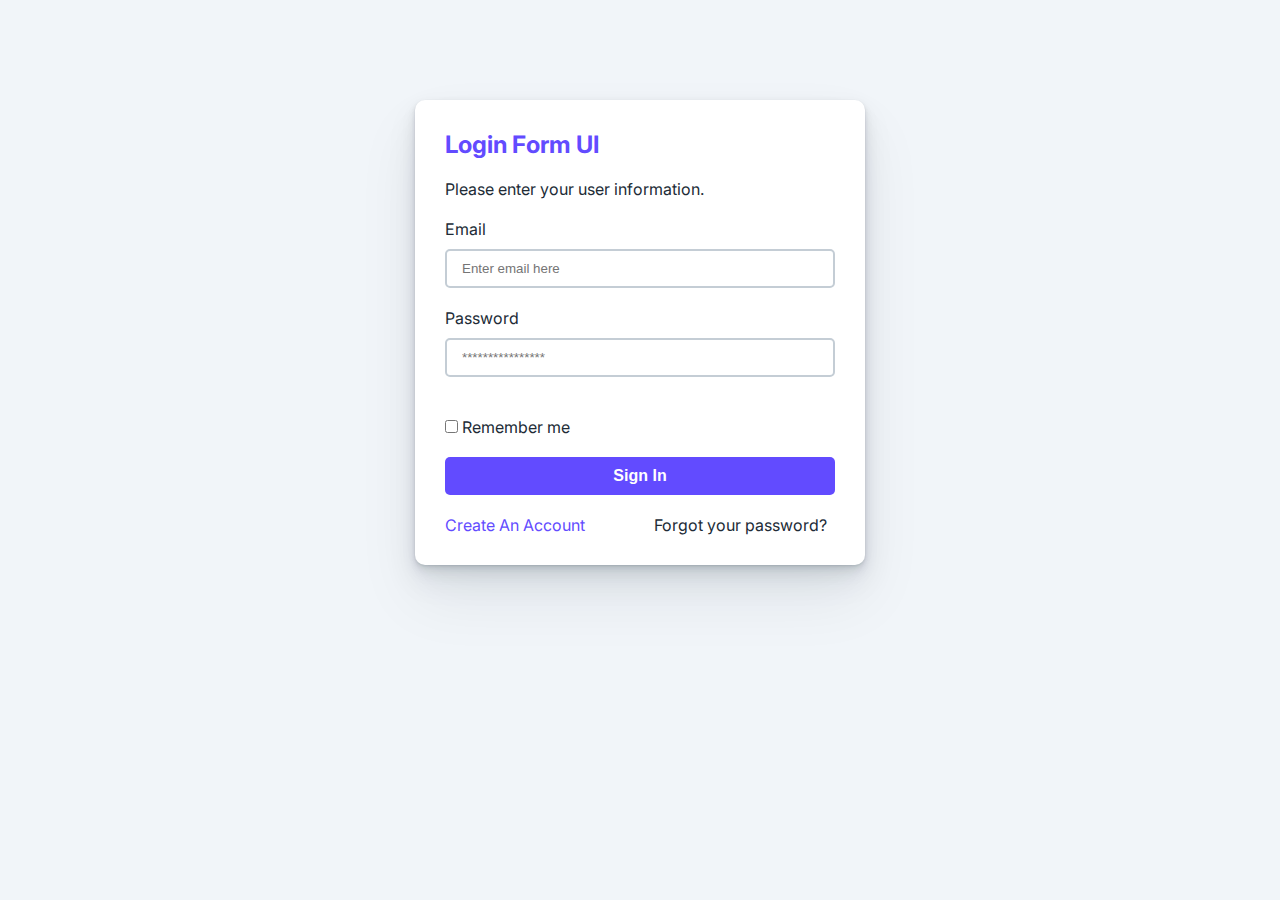
<file: Buoi12/BTVN/Bai1/index.html>
<!DOCTYPE html>
<html lang="en">

<head>
    <meta charset="UTF-8">
    <meta name="viewport" content="width=device-width, initial-scale=1.0">
    <title>Login Form UI</title>
    <link rel="stylesheet" href="./style.css">
</head>

<body>
    <div class="container">
        <div class="card">
            <a href="">
                <h1 class="logo">Login Form UI</h1>
            </a>
            <p class="des">Please enter your user information.</p>
            <form action="">
                <label for="email" class="input-group">
                    <p>Email</p>
                    <input type="email" required name="email" id="email" placeholder="Enter email here">
                </label>
                <label for="password" class="input-group">
                    <p>Password</p>
                    <input type="password" required name="password" id="password" placeholder="****************">
                </label>
                <br>
                <label for="checkbox" class="input-group">
                    <input type="checkbox" name="checkbox" id="checkbox">
                    <span>Remember me</span>
                </label>
                <button>Sign In</button>
            </form>
            <div>
                <a href="" class="create-link">Create An Account</a>
                <a href="">Forgot your password?</a>
            </div>
        </div>
    </div>
</body>
<script src="script.js"></script>
</html>
</file>
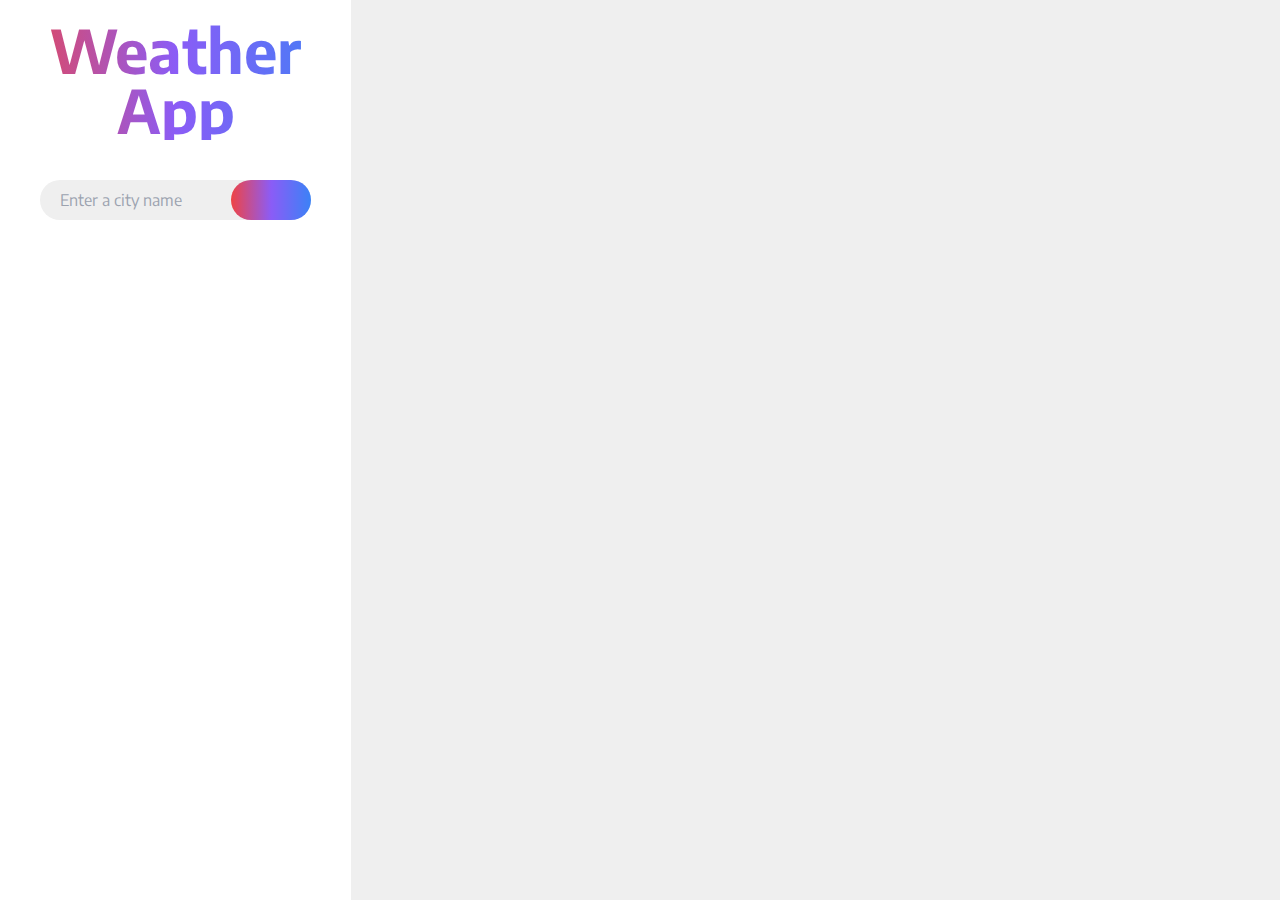
<file: Buoi13/BTVN/Bai2/index.html>
<!doctype html>
<html lang="en">
    <head>
        <meta charset="UTF-8" />
        <meta http-equiv="X-UA-Compatible" content="IE=edge" />
        <meta name="viewport" content="width=device-width, initial-scale=1.0" />
        <title>Weather App</title>
        <link rel="icon" type="image/x-icon" href="https://creazilla-store.fra1.digitaloceanspaces.com/icons/7911203/weather-icon-md.png">
        <link rel="stylesheet" href="https://site-assets.fontawesome.com/releases/v6.1.2/css/all.css">
        <link rel="stylesheet" href="./assets/styles/main.css" />
    </head>
    <body class="font-sans">
        <div class="flex h-dvh">
            <div class="w-2/5 text-center">
                <h1
                    class="mt-5 bg-gradient-to-r from-red-500 via-violet-500 to-blue-500 bg-clip-text text-center text-6xl font-bold text-transparent">
                    Weather App
                </h1>
                <div class="relative p-10">
                    <input
                        type="text"
                        name="countryName"
                        id="countryName"
                        placeholder="Enter a city name"
                        class="w-full rounded-full bg-[#efefef] px-5 py-2 outline-none" />
                    <button
                        type="submit"
                        class="js-weather-btn absolute right-[40px] top-1/2 flex size-10 -translate-y-1/2 justify-center rounded-full bg-gradient-to-r from-red-500 via-violet-500 to-blue-500 p-3 px-10">
                        <i class="fa-solid fa-magnifying-glass text-white"></i>
                    </button>
                </div>
                <div class="js-weather-app"></div>
            </div>
            <div class="w-full bg-[#efefef] p-20 pt-24 js-weather-info">
                
            </div>
        </div>
    </body>
    <script src="./assets/script/main.js"></script>
</html>
</file>
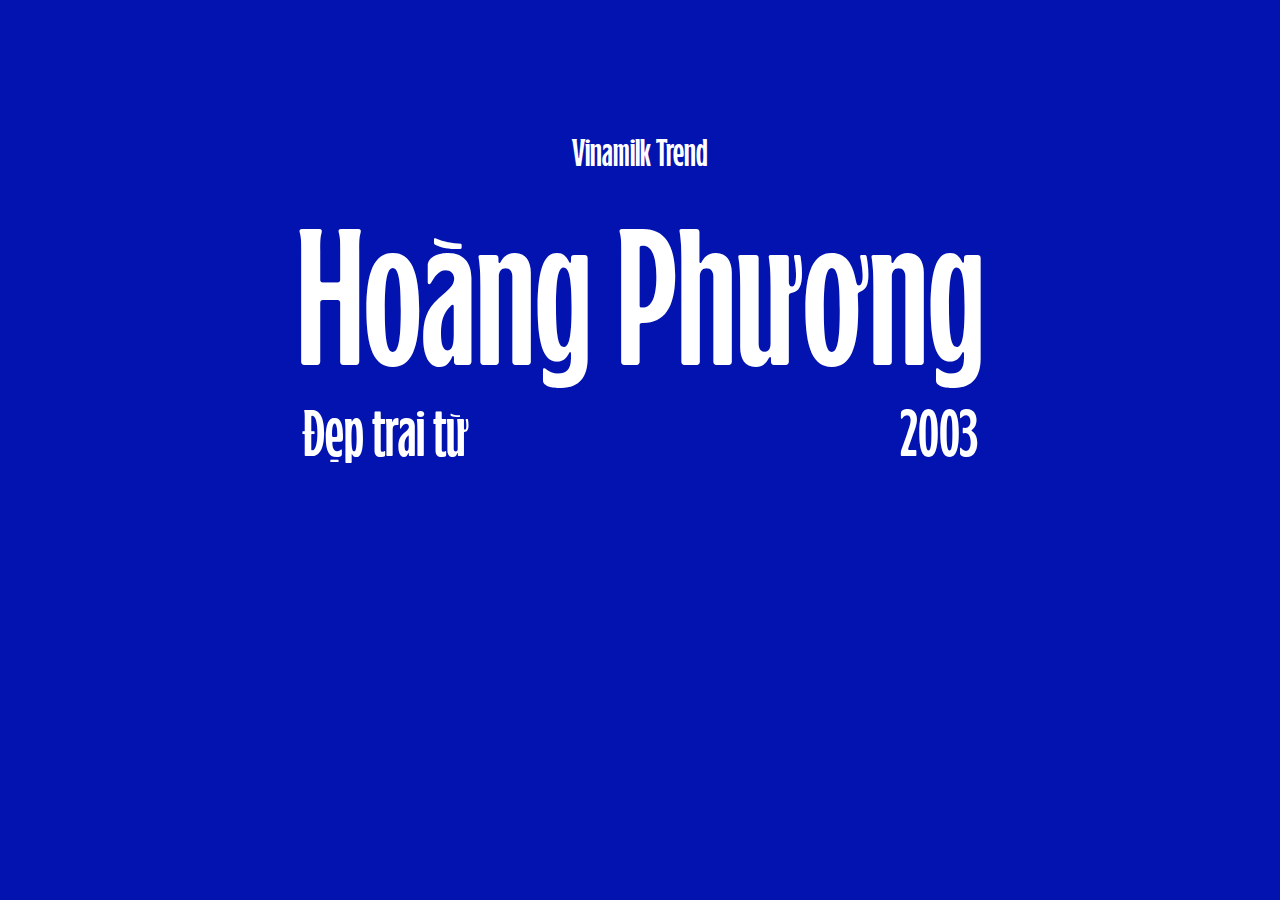
<file: Buoi2/BTVN/Bai1/index.html>
<!DOCTYPE html>
<html lang="en">
<head>
    <meta charset="UTF-8">
    <meta http-equiv="X-UA-Compatible" content="IE=edge">
    <meta name="viewport" content="width=device-width, initial-scale=1.0">
    <title>Bài 1</title>
    <link rel="stylesheet" href="style.css">
    <link rel="stylesheet" href="https://cdnjs.cloudflare.com/ajax/libs/font-awesome/6.4.2/css/all.min.css" integrity="sha512-z3gLpd7yknf1YoNbCzqRKc4qyor8gaKU1qmn+CShxbuBusANI9QpRohGBreCFkKxLhei6S9CQXFEbbKuqLg0DA==" crossorigin="anonymous" referrerpolicy="no-referrer" />
</head>
<body>
    <span class="logo">Vinamilk Trend</span>
    <h1 class="name">Hoàng Phương</h1>
    <div class="detail">
        <span>Đẹp trai từ</span>
        <span>2003</span>
    </div>
    <div class="social-media">
        <a href="https://www.facebook.com/Phuong.Hightt" target="_blank" class="fa-brands fa-facebook"></a>
        <a href="https://www.instagram.com/_phuonghight_" target="_blank" class="fa-brands fa-instagram"></a>
        <a href="https://github.com/phuonghight" target="_blank" class="fa-brands fa-github"></a>
    </div>
</body>
</html>
</file>
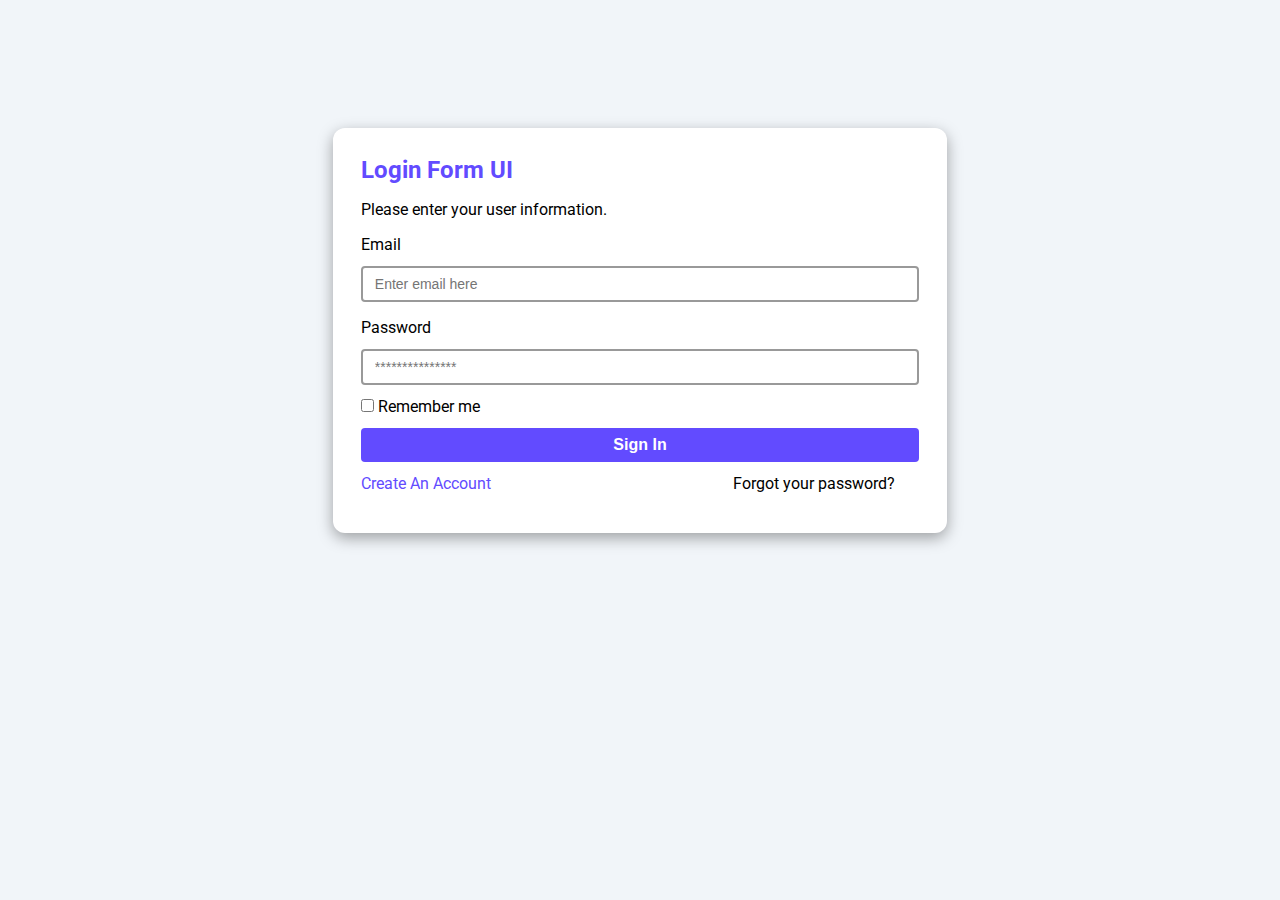
<file: Buoi2/BTVN/Bai2/index.html>
<!DOCTYPE html>
<html lang="en">
<head>
    <meta charset="UTF-8">
    <meta http-equiv="X-UA-Compatible" content="IE=edge">
    <meta name="viewport" content="width=device-width, initial-scale=1.0">
    <title>Bài 2</title>
    <link rel="stylesheet" href="style.css">
    <link rel="preconnect" href="https://fonts.googleapis.com">
    <link rel="preconnect" href="https://fonts.gstatic.com" crossorigin>
    <link href="https://fonts.googleapis.com/css2?family=Roboto:wght@100;300;400;500;700&display=swap" rel="stylesheet">
    <link rel="stylesheet" href="https://cdnjs.cloudflare.com/ajax/libs/font-awesome/6.4.2/css/all.min.css" integrity="sha512-z3gLpd7yknf1YoNbCzqRKc4qyor8gaKU1qmn+CShxbuBusANI9QpRohGBreCFkKxLhei6S9CQXFEbbKuqLg0DA==" crossorigin="anonymous" referrerpolicy="no-referrer" />
</head>
<body>
    <div class="form sign-in-form form--open">
        <div class="header">Login Form UI</div>
        <div class="to-do">Please enter your user information.</div>
        <form action="">
            <label for="si-mail">
                Email
            </label>
            <input type="email" name="si-mail" id="si-mail" placeholder="Enter email here" required>
            <label for="si-password">
                Password
            </label>
            <input type="password" name="si-password" id="si-password" placeholder="***************" required>
            <input type="checkbox" name="si-remember" id="si-remember">
            <label for="si-remember" class="lb-checkbox">
                Remember me
            </label>
            <button type="submit" class="submit-btn">Sign In</button>
        </form>
        <div class="switch">
            <span class="switch-btn switch-btn--left register-switch-btn">Create An Account</span>
            <span class="switch-btn switch-btn--right fyp-switch-btn">Forgot your password?</span>
        </div>
    </div>
    <div class="form sign-up-form">
        <div class="header">Register Form UI</div>
        <div class="to-do">Please enter your user information.</div>
        <form action="">
            <label for="su-mail">
                Email
            </label>
            <input type="email" name="su-mail" id="su-mail" placeholder="Enter email here" required>
            <label for="su-password">
                Password
            </label>
            <input type="password" name="su-password" id="su-password" placeholder="***************" required>
            <label for="su-password2">
                Re-type your password
            </label>
            <input type="password2" name="su-password2" id="su-password2" placeholder="***************" required>
            <input type="checkbox" name="tos" id="tos">
            <label for="tos" class="lb-checkbox">
                Agree to <a href="#">Terms and Conditions</a>
            </label>
            <button type="submit" class="submit-btn">Sign Up</button>
        </form>
        <div class="switch">
            <span>Already have an account?</span>
            <span style="color: #624bff" class="switch-btn login-switch-btn">Login</span>
        </div>
    </div>
    <div class="form fyp-form">
        <div class="header">Reset your password</div>
        <div class="to-do">Please enter your email to continue.</div>
        <form action="">
            <label for="fyp-mail">
                Email
            </label>
            <input type="email" name="fyp-mail" id="fyp-mail" placeholder="Enter email here" required>
            <button type="submit" class="submit-btn">Continue</button>
        </form>
        <div class="switch">
            <span class="switch-btn login-switch-btn"><i class="fa-solid fa-caret-left"></i> Go back to Login page</span>
        </div>
    </div>
</body>
</html>

<script>
    const switchBtnLogin = document.querySelectorAll('.login-switch-btn');
    const switchBtnRegister = document.querySelector('.register-switch-btn');
    const switchBtnFYP = document.querySelector('.fyp-switch-btn');
    const loginForm = document.querySelector('.sign-in-form');
    const registerForm = document.querySelector('.sign-up-form');
    const fypForm = document.querySelector('.fyp-form');

    function closeForm() {
        const opened = document.querySelector('.form--open');
        opened.classList.remove('form--open');
    }

    switchBtnRegister.addEventListener('click', () => {
        closeForm();
        registerForm.classList.add('form--open');
    });

    switchBtnFYP.addEventListener('click', () => {
        closeForm();
        fypForm.classList.add('form--open');
    });
    
    for (const btn of switchBtnLogin) {
        btn.addEventListener('click', () => {
            closeForm();
            loginForm.classList.add('form--open');
        })
    }
</script>
</file>
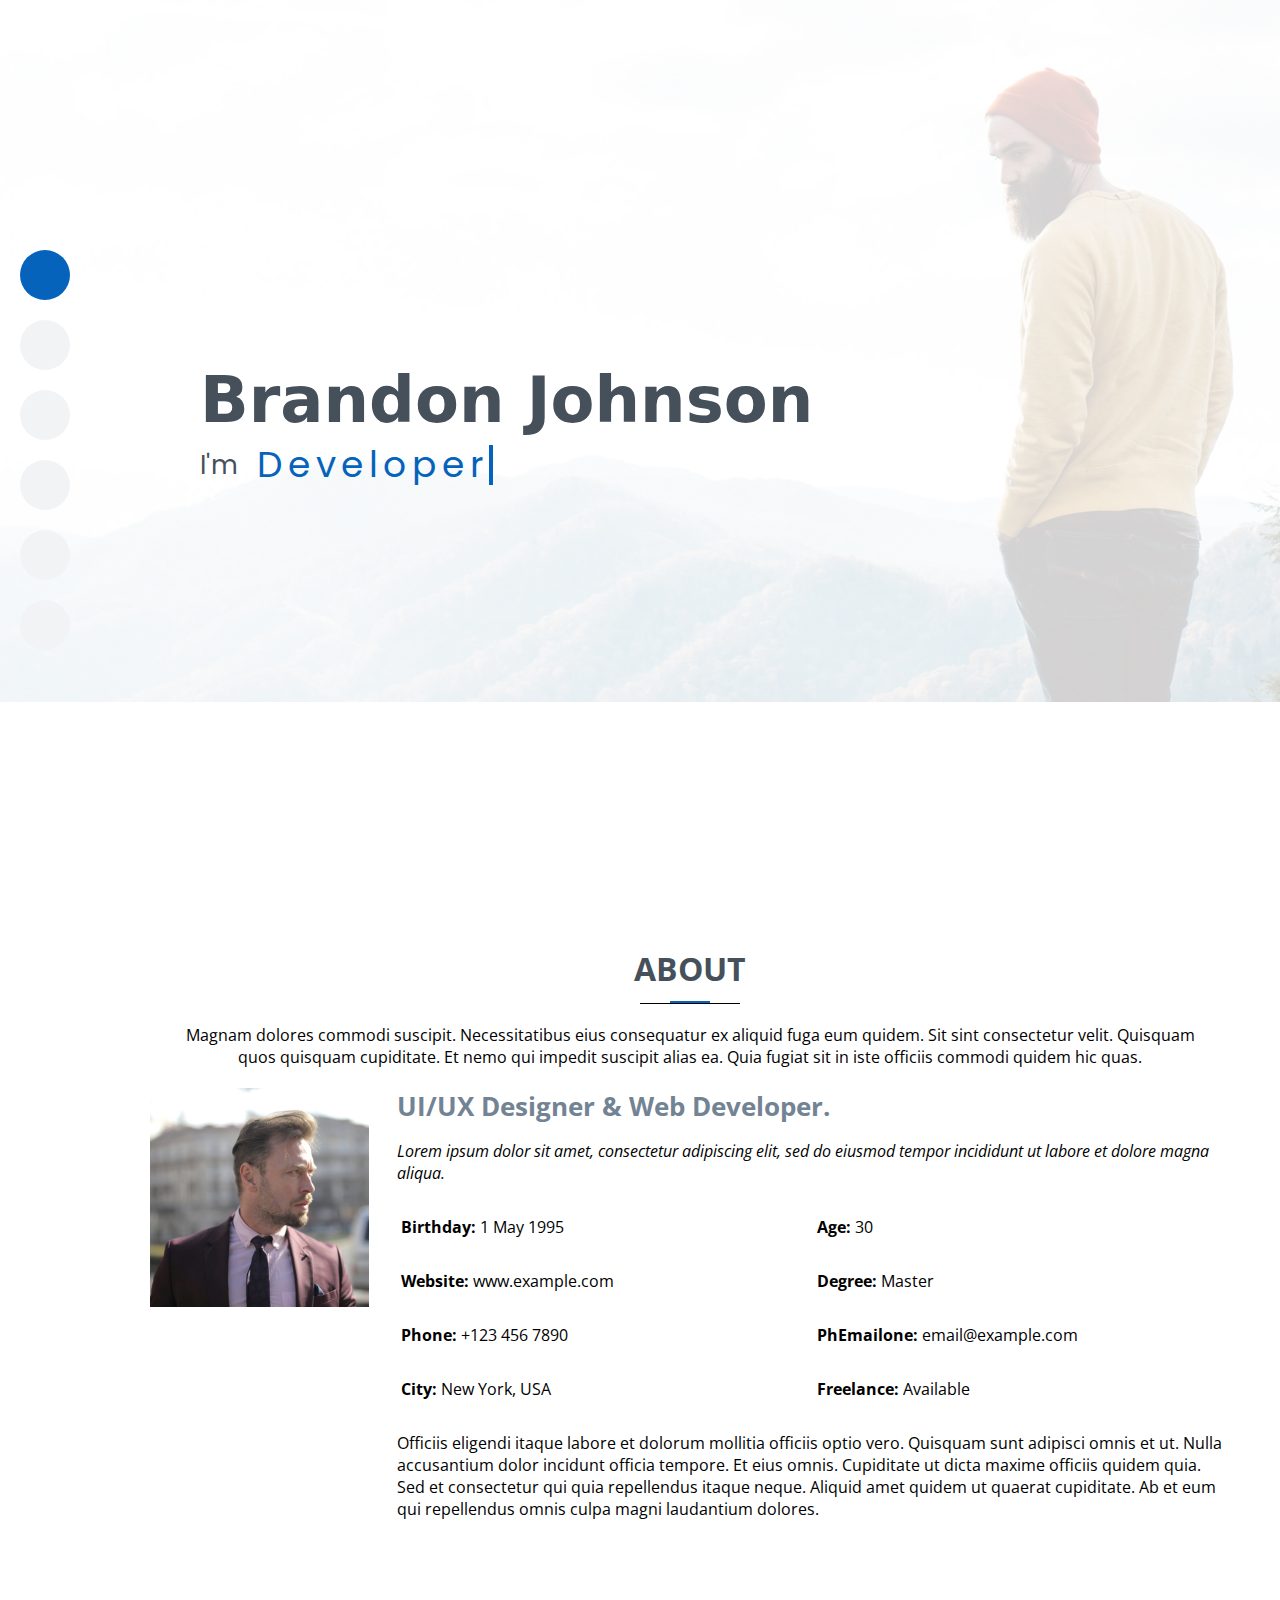
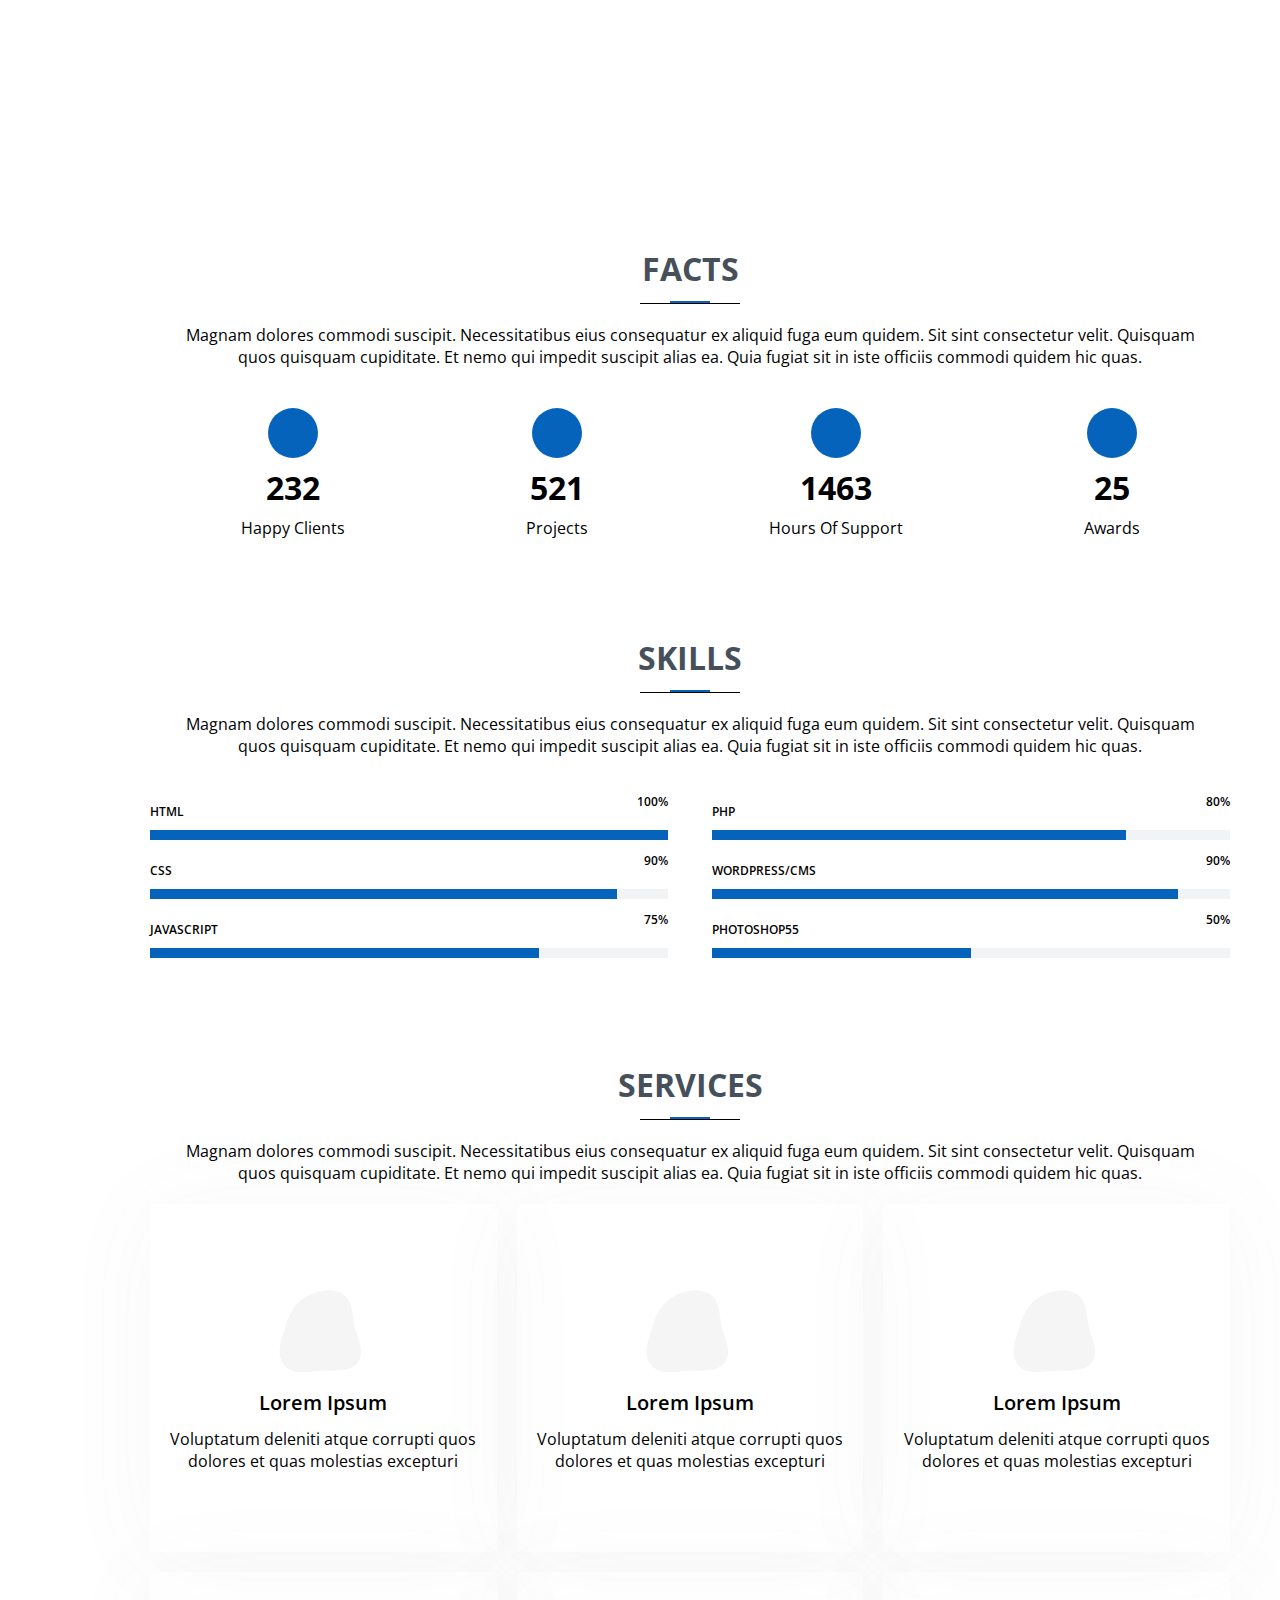
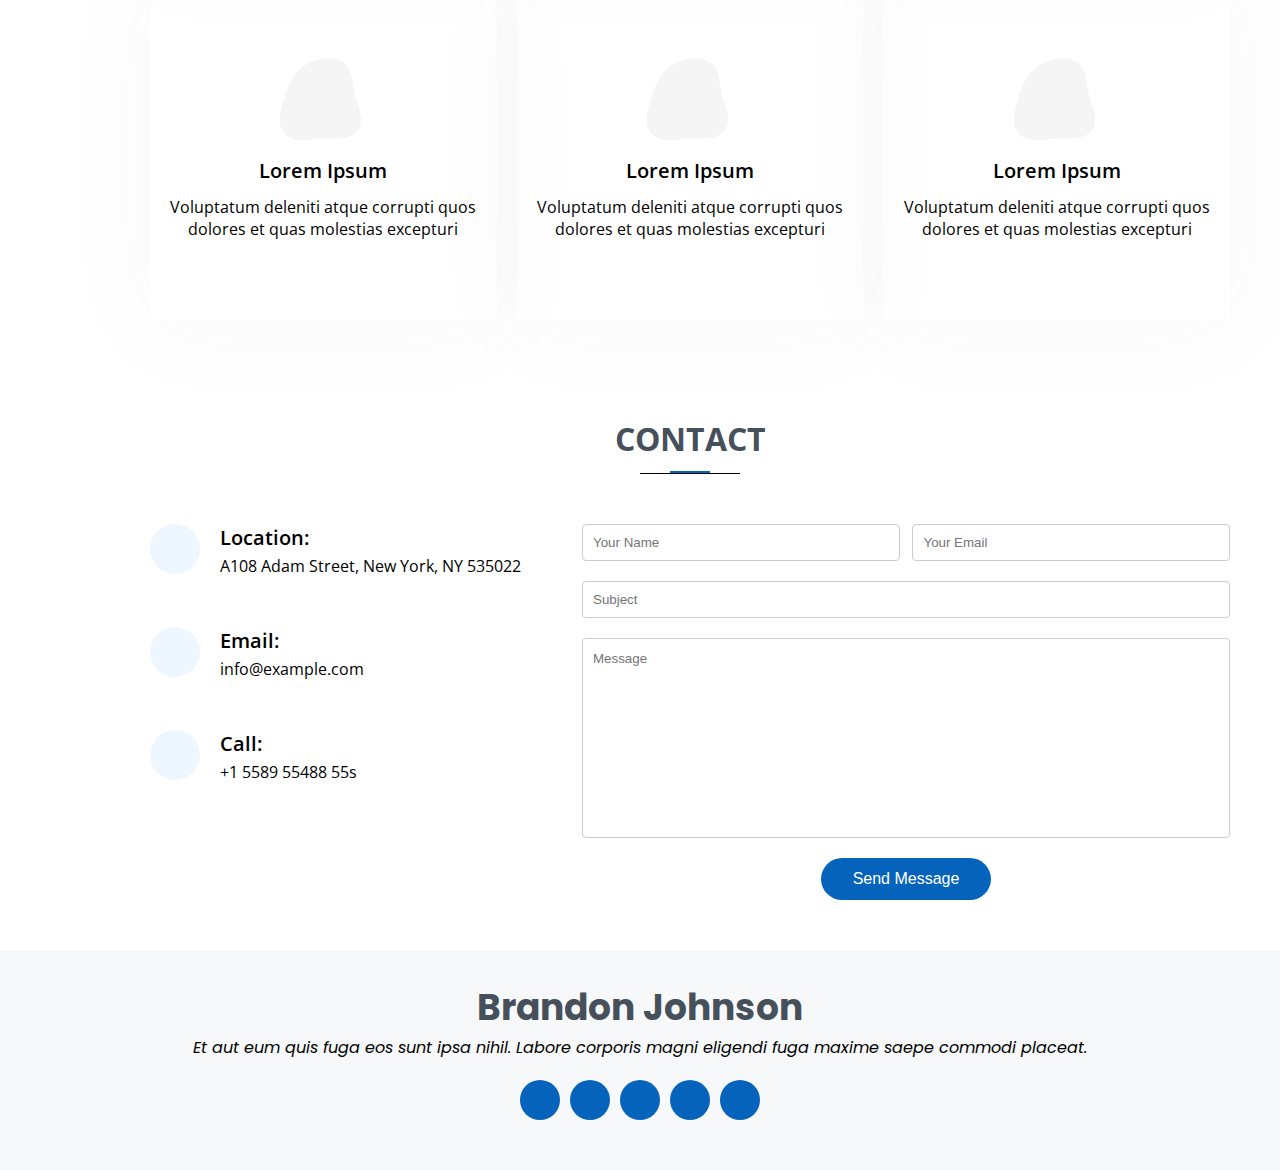
<file: Buoi4/BTVN/BTVN.html>
<!DOCTYPE html>
<html lang="en">
<head>
    <meta charset="UTF-8">
    <meta http-equiv="X-UA-Compatible" content="IE=edge">
    <meta name="viewport" content="width=device-width, initial-scale=1.0">
    <title>My Resume</title>
    <link rel="stylesheet" href="./assets/styles/style.css">
    <link rel="preconnect" href="https://fonts.googleapis.com">
    <link rel="preconnect" href="https://fonts.gstatic.com" crossorigin>
    <link href="https://fonts.googleapis.com/css2?family=Inconsolata:wght@200;300;400;500;600;700;800;900&family=Open+Sans:ital,wght@0,300;0,400;0,500;0,600;0,700;0,800;1,300;1,400;1,500;1,600;1,700;1,800&family=Poppins:ital,wght@0,100;0,200;0,300;0,400;0,500;0,600;0,700;0,800;0,900;1,100;1,200;1,300;1,400;1,500;1,600;1,700;1,800;1,900&family=Raleway:ital,wght@0,100;0,200;0,300;0,400;0,500;0,600;0,700;0,800;0,900;1,100;1,200;1,300;1,400;1,500;1,600;1,700;1,800;1,900&family=Roboto:wght@100;300;400;500;700&display=swap" rel="stylesheet">
    <link rel="stylesheet" href="https://cdnjs.cloudflare.com/ajax/libs/font-awesome/6.4.2/css/all.min.css" integrity="sha512-z3gLpd7yknf1YoNbCzqRKc4qyor8gaKU1qmn+CShxbuBusANI9QpRohGBreCFkKxLhei6S9CQXFEbbKuqLg0DA==" crossorigin="anonymous" referrerpolicy="no-referrer" />
</head>
<body>
    <!-- Navbar -->
    <nav id="nav">
        <a href="#banner" class="nav__item nav__item--active">
            <div class="wrapper">
                <i class="fa-solid fa-house"></i>
                <span>Home</span>
            </div>
        </a>
        <a href="#about" class="nav__item">
            <div class="wrapper">
                <i class="fa-regular fa-user"></i>
                <span>About</span>
            </div>
        </a>
        <a href="#facts" class="nav__item">
            <div class="wrapper">
                <i class="fa-regular fa-file"></i>
                <span>Facts</span>
            </div>
        </a>
        <a href="#skills" class="nav__item">
            <div class="wrapper">
                <i class="fa-regular fa-address-card"></i>
                <span>Skills</span>
            </div>
        </a>
        <a href="#services" class="nav__item">
            <div class="wrapper">
                <i class="fa-solid fa-server"></i>
                <span>Services</span>
            </div>
        </a>
        <a href="#contact" class="nav__item">
            <div class="wrapper">
                <i class="fa-regular fa-envelope"></i>
                <span>Contact</span>
            </div>
        </a>
    </nav>

    <!-- Banner -->
    <section id="banner">
        <div class="name">Brandon Johnson</div>
        <div class="introduce">
            <span>I'm</span>
            <span>Developer</span>
        </div>
        <div class="social-media">
            <a href="#"><i class="fa-brands fa-twitter"></i></a>
            <a href="#"><i class="fa-brands fa-facebook"></i></a>
            <a href="#"><i class="fa-brands fa-instagram"></i></a>
            <a href="#"><i class="fa-brands fa-skype"></i></a>
            <a href="#"><i class="fa-brands fa-linkedin"></i></a>
        </div>
    </section>

    <!-- Content -->
    <div class="content">
        <!-- About -->
        <section id="about">
            <h2 class="heading">ABOUT</h2>
            <p class="detail">Magnam dolores commodi suscipit. Necessitatibus eius consequatur ex aliquid fuga eum quidem. Sit sint consectetur velit. Quisquam quos quisquam cupiditate. Et nemo qui impedit suscipit alias ea. Quia fugiat sit in iste officiis commodi quidem hic quas.</p>
            <div class="container">
                <div class="avatar">
                    <img src="./assets/images/user.jpg" alt="USER">
                </div>
                <div class="profile">
                    <div class="job">UI/UX Designer & Web Developer.</div>
                    <p class="italic">Lorem ipsum dolor sit amet, consectetur adipiscing elit, sed do eiusmod tempor incididunt ut labore et dolore magna aliqua.</p>
                    <div class="info">
                        <div class="info__item">
                            <i class="fa-solid fa-chevron-right"></i>
                            <span class="bold">Birthday:</span> 1 May 1995
                        </div>
                        <div class="info__item">
                            <i class="fa-solid fa-chevron-right"></i>
                            <span class="bold">Age:</span> 30
                        </div>
                        <div class="info__item">
                            <i class="fa-solid fa-chevron-right"></i>
                            <span class="bold">Website:</span> www.example.com
                        </div>
                        <div class="info__item">
                            <i class="fa-solid fa-chevron-right"></i>
                            <span class="bold">Degree:</span> Master
                        </div>
                        <div class="info__item">
                            <i class="fa-solid fa-chevron-right"></i>
                            <span class="bold">Phone:</span> +123 456 7890
                        </div>
                        <div class="info__item">
                            <i class="fa-solid fa-chevron-right"></i>
                            <span class="bold">PhEmailone:</span> email@example.com
                        </div>
                        <div class="info__item">
                            <i class="fa-solid fa-chevron-right"></i>
                            <span class="bold">City:</span> New York, USA
                        </div>
                        <div class="info__item">
                            <i class="fa-solid fa-chevron-right"></i>
                            <span class="bold">Freelance:</span> Available
                        </div>
                    </div>
                    <p>Officiis eligendi itaque labore et dolorum mollitia officiis optio vero. Quisquam sunt adipisci omnis et ut. Nulla accusantium dolor incidunt officia tempore. Et eius omnis. Cupiditate ut dicta maxime officiis quidem quia. Sed et consectetur qui quia repellendus itaque neque. Aliquid amet quidem ut quaerat cupiditate. Ab et eum qui repellendus omnis culpa magni laudantium dolores.</p>
                </div>
            </div>
        </section>

        <!-- Facts -->
        <section id="facts">
            <h2 class="heading">FACTS</h2>
            <p class="detail">Magnam dolores commodi suscipit. Necessitatibus eius consequatur ex aliquid fuga eum quidem. Sit sint consectetur velit. Quisquam quos quisquam cupiditate. Et nemo qui impedit suscipit alias ea. Quia fugiat sit in iste officiis commodi quidem hic quas.</p>
            <div class="container">
                <div class="facts__item">
                    <div class="facts__icon">
                        <i class="fa-regular fa-face-smile"></i>
                    </div>
                    <div class="facts__num">232</div>
                    <div class="facts__name">Happy Clients</div>
                </div>
                <div class="facts__item">
                    <div class="facts__icon">
                        <i class="fa-regular fa-face-smile"></i>
                    </div>
                    <div class="facts__num">521</div>
                    <div class="facts__name">Projects</div>
                </div>
                <div class="facts__item">
                    <div class="facts__icon">
                        <i class="fa-regular fa-face-smile"></i>
                    </div>
                    <div class="facts__num">1463</div>
                    <div class="facts__name">Hours Of Support</div>
                </div>
                <div class="facts__item">
                    <div class="facts__icon">
                        <i class="fa-regular fa-face-smile"></i>
                    </div>
                    <div class="facts__num">25</div>
                    <div class="facts__name">Awards</div>
                </div>
            </div>
        </section>

        <!-- Skills -->
        <section id="skills">
            <h2 class="heading">SKILLS</h2>
            <p class="detail">Magnam dolores commodi suscipit. Necessitatibus eius consequatur ex aliquid fuga eum quidem. Sit sint consectetur velit. Quisquam quos quisquam cupiditate. Et nemo qui impedit suscipit alias ea. Quia fugiat sit in iste officiis commodi quidem hic quas.</p>
            <div class="container">
                <div class="skills__item">
                    <div class="skills__info">
                        <div class="skills__name">HTML</div>
                        <div class="skills__percent">100%</div>
                    </div>
                    <div class="progress-bar" style="--percent: 100%;"></div>
                </div>
                <div class="skills__item">
                    <div class="skills__info">
                        <div class="skills__name">PHP</div>
                        <div class="skills__percent">80%</div>
                    </div>
                    <div class="progress-bar" style="--percent: 80%;"></div>
                </div>
                <div class="skills__item">
                    <div class="skills__info">
                        <div class="skills__name">CSS</div>
                        <div class="skills__percent">90%</div>
                    </div>
                    <div class="progress-bar" style="--percent: 90%;"></div>
                </div>
                <div class="skills__item">
                    <div class="skills__info">
                        <div class="skills__name">WORDPRESS/CMS</div>
                        <div class="skills__percent">90%</div>
                    </div>
                    <div class="progress-bar" style="--percent: 90%;"></div>
                </div>
                <div class="skills__item">
                    <div class="skills__info">
                        <div class="skills__name">JAVASCRIPT</div>
                        <div class="skills__percent">75%</div>
                    </div>
                    <div class="progress-bar" style="--percent: 75%;"></div>
                </div>
                <div class="skills__item">
                    <div class="skills__info">
                        <div class="skills__name">PHOTOSHOP55</div>
                        <div class="skills__percent">50%</div>
                    </div>
                    <div class="progress-bar" style="--percent: 50%;"></div>
                </div>
            </div>
        </section>

        <!-- Services -->
        <section id="services">
            <h2 class="heading">SERVICES</h2>
            <p class="detail">Magnam dolores commodi suscipit. Necessitatibus eius consequatur ex aliquid fuga eum quidem. Sit sint consectetur velit. Quisquam quos quisquam cupiditate. Et nemo qui impedit suscipit alias ea. Quia fugiat sit in iste officiis commodi quidem hic quas.</p>
            <div class="container">
                <div class="services__item">
                    <div class="services__icon">
                        <svg width="100" height="100" viewBox="0 0 600 600" xmlns="http://www.w3.org/2000/svg">
                            <path stroke="none" stroke-width="0" fill="#f5f5f5" d="M300,521.0016835830174C376.1290562159157,517.8887921683347,466.0731472004068,529.7835943286574,510.70327084640275,468.03025145048787C554.3714126377745,407.6079735673963,508.03601936045806,328.9844924480964,491.2728898941984,256.3432110539036C474.5976632858925,184.082847569629,479.9380746630129,96.60480741107993,416.23090153303,58.64404602377083C348.86323505073057,18.502131276798302,261.93793281208167,40.57373210992963,193.5410806939664,78.93577620505333C130.42746243093433,114.334589627462,98.30271207620316,179.96522072025542,76.75703585869454,249.04625023123273C51.97151888228291,328.5150500222984,13.704378332031375,421.85034740162234,66.52175969318436,486.19268352777647C119.04800174914682,550.1803526380478,217.28368757567262,524.383925680826,300,521.0016835830174">
                            </path>
                        </svg>
                        <i class="fa-solid fa-basketball"></i>
                    </div>
                    <div class="services__name">Lorem Ipsum</div>
                    <div class="services__detail">Voluptatum deleniti atque corrupti quos dolores et quas molestias excepturi</div>
                </div>
                <div class="services__item">
                    <div class="services__icon">
                        <svg width="100" height="100" viewBox="0 0 600 600" xmlns="http://www.w3.org/2000/svg">
                            <path stroke="none" stroke-width="0" fill="#f5f5f5" d="M300,521.0016835830174C376.1290562159157,517.8887921683347,466.0731472004068,529.7835943286574,510.70327084640275,468.03025145048787C554.3714126377745,407.6079735673963,508.03601936045806,328.9844924480964,491.2728898941984,256.3432110539036C474.5976632858925,184.082847569629,479.9380746630129,96.60480741107993,416.23090153303,58.64404602377083C348.86323505073057,18.502131276798302,261.93793281208167,40.57373210992963,193.5410806939664,78.93577620505333C130.42746243093433,114.334589627462,98.30271207620316,179.96522072025542,76.75703585869454,249.04625023123273C51.97151888228291,328.5150500222984,13.704378332031375,421.85034740162234,66.52175969318436,486.19268352777647C119.04800174914682,550.1803526380478,217.28368757567262,524.383925680826,300,521.0016835830174">
                            </path>
                        </svg>
                        <i class="fa-solid fa-basketball"></i>
                    </div>
                    <div class="services__name">Lorem Ipsum</div>
                    <div class="services__detail">Voluptatum deleniti atque corrupti quos dolores et quas molestias excepturi</div>
                </div>
                <div class="services__item">
                    <div class="services__icon">
                        <svg width="100" height="100" viewBox="0 0 600 600" xmlns="http://www.w3.org/2000/svg">
                            <path stroke="none" stroke-width="0" fill="#f5f5f5" d="M300,521.0016835830174C376.1290562159157,517.8887921683347,466.0731472004068,529.7835943286574,510.70327084640275,468.03025145048787C554.3714126377745,407.6079735673963,508.03601936045806,328.9844924480964,491.2728898941984,256.3432110539036C474.5976632858925,184.082847569629,479.9380746630129,96.60480741107993,416.23090153303,58.64404602377083C348.86323505073057,18.502131276798302,261.93793281208167,40.57373210992963,193.5410806939664,78.93577620505333C130.42746243093433,114.334589627462,98.30271207620316,179.96522072025542,76.75703585869454,249.04625023123273C51.97151888228291,328.5150500222984,13.704378332031375,421.85034740162234,66.52175969318436,486.19268352777647C119.04800174914682,550.1803526380478,217.28368757567262,524.383925680826,300,521.0016835830174">
                            </path>
                        </svg>
                        <i class="fa-solid fa-basketball"></i>
                    </div>
                    <div class="services__name">Lorem Ipsum</div>
                    <div class="services__detail">Voluptatum deleniti atque corrupti quos dolores et quas molestias excepturi</div>
                </div>
                <div class="services__item">
                    <div class="services__icon">
                        <svg width="100" height="100" viewBox="0 0 600 600" xmlns="http://www.w3.org/2000/svg">
                            <path stroke="none" stroke-width="0" fill="#f5f5f5" d="M300,521.0016835830174C376.1290562159157,517.8887921683347,466.0731472004068,529.7835943286574,510.70327084640275,468.03025145048787C554.3714126377745,407.6079735673963,508.03601936045806,328.9844924480964,491.2728898941984,256.3432110539036C474.5976632858925,184.082847569629,479.9380746630129,96.60480741107993,416.23090153303,58.64404602377083C348.86323505073057,18.502131276798302,261.93793281208167,40.57373210992963,193.5410806939664,78.93577620505333C130.42746243093433,114.334589627462,98.30271207620316,179.96522072025542,76.75703585869454,249.04625023123273C51.97151888228291,328.5150500222984,13.704378332031375,421.85034740162234,66.52175969318436,486.19268352777647C119.04800174914682,550.1803526380478,217.28368757567262,524.383925680826,300,521.0016835830174">
                            </path>
                        </svg>
                        <i class="fa-solid fa-basketball"></i>
                    </div>
                    <div class="services__name">Lorem Ipsum</div>
                    <div class="services__detail">Voluptatum deleniti atque corrupti quos dolores et quas molestias excepturi</div>
                </div>
                <div class="services__item">
                    <div class="services__icon">
                        <svg width="100" height="100" viewBox="0 0 600 600" xmlns="http://www.w3.org/2000/svg">
                            <path stroke="none" stroke-width="0" fill="#f5f5f5" d="M300,521.0016835830174C376.1290562159157,517.8887921683347,466.0731472004068,529.7835943286574,510.70327084640275,468.03025145048787C554.3714126377745,407.6079735673963,508.03601936045806,328.9844924480964,491.2728898941984,256.3432110539036C474.5976632858925,184.082847569629,479.9380746630129,96.60480741107993,416.23090153303,58.64404602377083C348.86323505073057,18.502131276798302,261.93793281208167,40.57373210992963,193.5410806939664,78.93577620505333C130.42746243093433,114.334589627462,98.30271207620316,179.96522072025542,76.75703585869454,249.04625023123273C51.97151888228291,328.5150500222984,13.704378332031375,421.85034740162234,66.52175969318436,486.19268352777647C119.04800174914682,550.1803526380478,217.28368757567262,524.383925680826,300,521.0016835830174">
                            </path>
                        </svg>
                        <i class="fa-solid fa-basketball"></i>
                    </div>
                    <div class="services__name">Lorem Ipsum</div>
                    <div class="services__detail">Voluptatum deleniti atque corrupti quos dolores et quas molestias excepturi</div>
                </div>
                <div class="services__item">
                    <div class="services__icon">
                        <svg width="100" height="100" viewBox="0 0 600 600" xmlns="http://www.w3.org/2000/svg">
                            <path stroke="none" stroke-width="0" fill="#f5f5f5" d="M300,521.0016835830174C376.1290562159157,517.8887921683347,466.0731472004068,529.7835943286574,510.70327084640275,468.03025145048787C554.3714126377745,407.6079735673963,508.03601936045806,328.9844924480964,491.2728898941984,256.3432110539036C474.5976632858925,184.082847569629,479.9380746630129,96.60480741107993,416.23090153303,58.64404602377083C348.86323505073057,18.502131276798302,261.93793281208167,40.57373210992963,193.5410806939664,78.93577620505333C130.42746243093433,114.334589627462,98.30271207620316,179.96522072025542,76.75703585869454,249.04625023123273C51.97151888228291,328.5150500222984,13.704378332031375,421.85034740162234,66.52175969318436,486.19268352777647C119.04800174914682,550.1803526380478,217.28368757567262,524.383925680826,300,521.0016835830174">
                            </path>
                        </svg>
                        <i class="fa-solid fa-basketball"></i>
                    </div>
                    <div class="services__name">Lorem Ipsum</div>
                    <div class="services__detail">Voluptatum deleniti atque corrupti quos dolores et quas molestias excepturi</div>
                </div>
            </div>
        </section>

        <!-- Contact -->
        <section id="contact">
            <h2 class="heading">CONTACT</h2>
            <div class="container">
                <div class="contact-left">
                    <div class="contact__wrapper">
                        <div class="contact__icon">
                            <i class="fa-solid fa-location-dot"></i>
                        </div>
                        <div class="contact__detail">
                            <div class="contact__name">Location:</div>
                            <div class="contact__info">A108 Adam Street, New York, NY 535022</div>
                        </div>
                    </div>
                    <div class="contact__wrapper">
                        <div class="contact__icon">
                            <i class="fa-regular fa-envelope"></i>
                        </div>
                        <div class="contact__detail">
                            <div class="contact__name">Email:</div>
                            <div class="contact__info">info@example.com</div>
                        </div>
                    </div>
                    <div class="contact__wrapper">
                        <div class="contact__icon">
                            <i class="fa-solid fa-mobile"></i>
                        </div>
                        <div class="contact__detail">
                            <div class="contact__name">Call:</div>
                            <div class="contact__info">+1 5589 55488 55s</div>
                        </div>
                    </div>
                </div>
                <div class="contact-right">
                    <form class="form">
                        <div>
                            <input type="text" name="name" id="name" placeholder="Your Name" required>
                            <input type="text" name="email" id="email" placeholder="Your Email" required>
                        </div>
                        <input type="text" name="subject" id="subject" placeholder="Subject" required>
                        <input type="text" name="message" id="message" placeholder="Message" required>
                        <div class="button">
                            <button value="submit">Send Message</button>
                        </div>
                    </form>
                </div>
            </div>
        </section>
    </div>

    <!-- Footer -->
    <footer id="footer">
        <h2>Brandon Johnson</h2>
        <p class="italic">Et aut eum quis fuga eos sunt ipsa nihil. Labore corporis magni eligendi fuga maxime saepe commodi placeat.</p>
        <div class="social-media">
            <a href="#">
                <i class="fa-brands fa-twitter"></i>
            </a>
            <a href="#">
                <i class="fa-brands fa-facebook"></i>
            </a>
            <a href="#">
                <i class="fa-brands fa-instagram"></i>
            </a>
            <a href="#">
                <i class="fa-brands fa-skype"></i>
            </a>
            <a href="#">
                <i class="fa-brands fa-linkedin"></i>
            </a>
        </div>
    </footer>

    <!-- Back to top button -->
    <div class="back-to-top">
        <a href="#">
            <i class="fa-solid fa-arrow-up"></i>
        </a>
    </div>
</body>
</html>
<script src="./assets/js/script.js"></script>
</file>
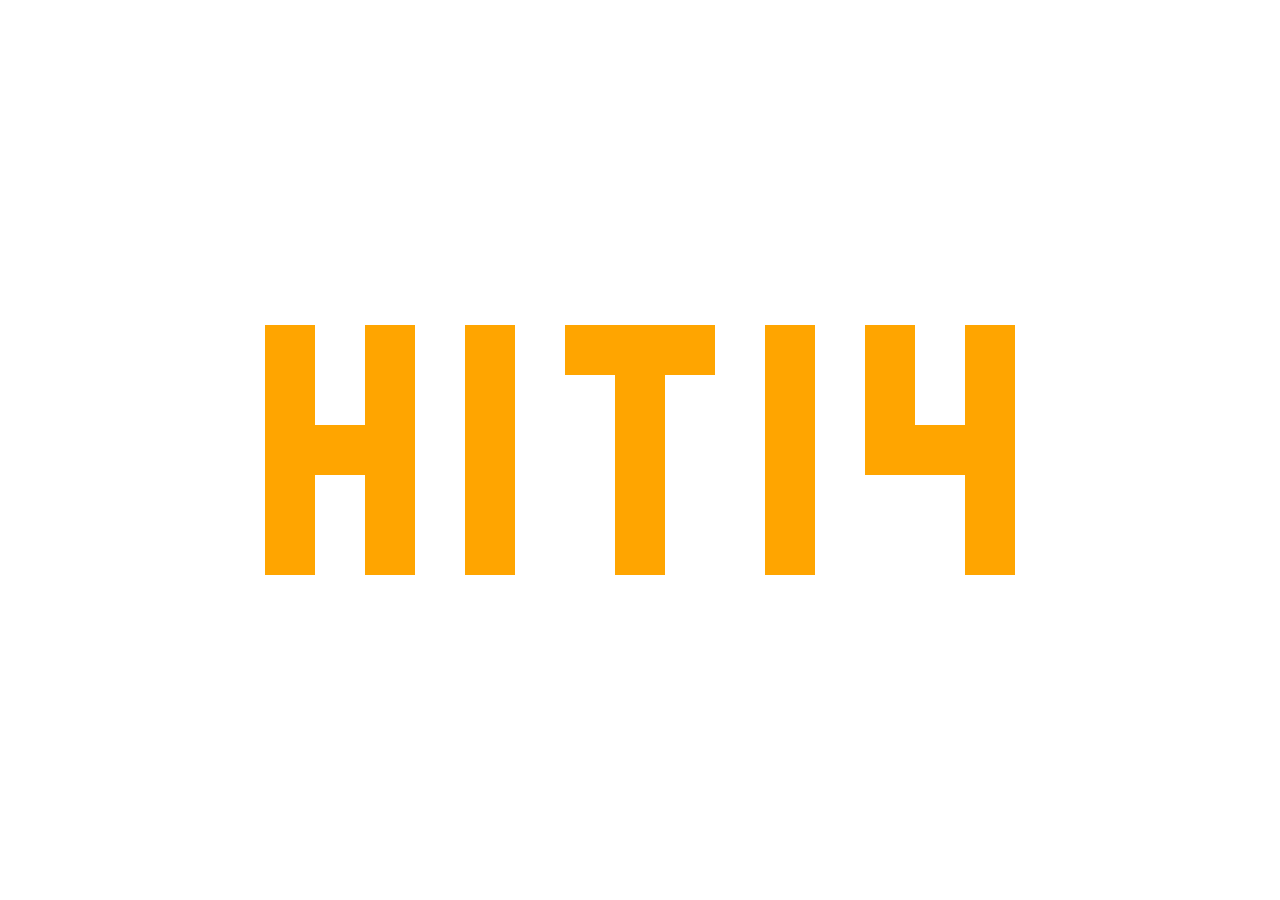
<file: Buoi3/BTVN/BTVN1/BTVN1.html>
<!DOCTYPE html>
<html lang="en">
<head>
    <meta charset="UTF-8">
    <meta http-equiv="X-UA-Compatible" content="IE=edge">
    <meta name="viewport" content="width=device-width, initial-scale=1.0">
    <title>HIT 14</title>
    <link rel="stylesheet" href="./assets/styles/style.css">
</head>
<body>
    <div class="container">
        <div class="letter-h">
            <div class="letter-i">
                <div class="box"></div>
                <div class="box"></div>
                <div class="box"></div>
                <div class="box"></div>
                <div class="box"></div>
            </div>
            <div class="box"></div>
            <div class="letter-i">
                <div class="box"></div>
                <div class="box"></div>
                <div class="box"></div>
                <div class="box"></div>
                <div class="box"></div>
            </div>
        </div>
        <div class="letter-i">
            <div class="box"></div>
            <div class="box"></div>
            <div class="box"></div>
            <div class="box"></div>
            <div class="box"></div>
        </div>
        <div class="letter-t">
            <div class="box"></div>
            <div class="letter-i">
                <div class="box"></div>
                <div class="box"></div>
                <div class="box"></div>
                <div class="box"></div>
                <div class="box"></div>
            </div>
            <div class="box"></div>
        </div>
        <div class="letter-i letter-1">
            <div class="box"></div>
            <div class="box"></div>
            <div class="box"></div>
            <div class="box"></div>
            <div class="box"></div>
        </div>
        <div class="letter-4">
            <div class="letter-i">
                <div class="box"></div>
                <div class="box"></div>
                <div class="box"></div>
            </div>
            <div class="box"></div>
            <div class="letter-i">
                <div class="box"></div>
                <div class="box"></div>
                <div class="box"></div>
                <div class="box"></div>
                <div class="box"></div>
            </div>
        </div>
    </div>
</body>
</html>
</file>
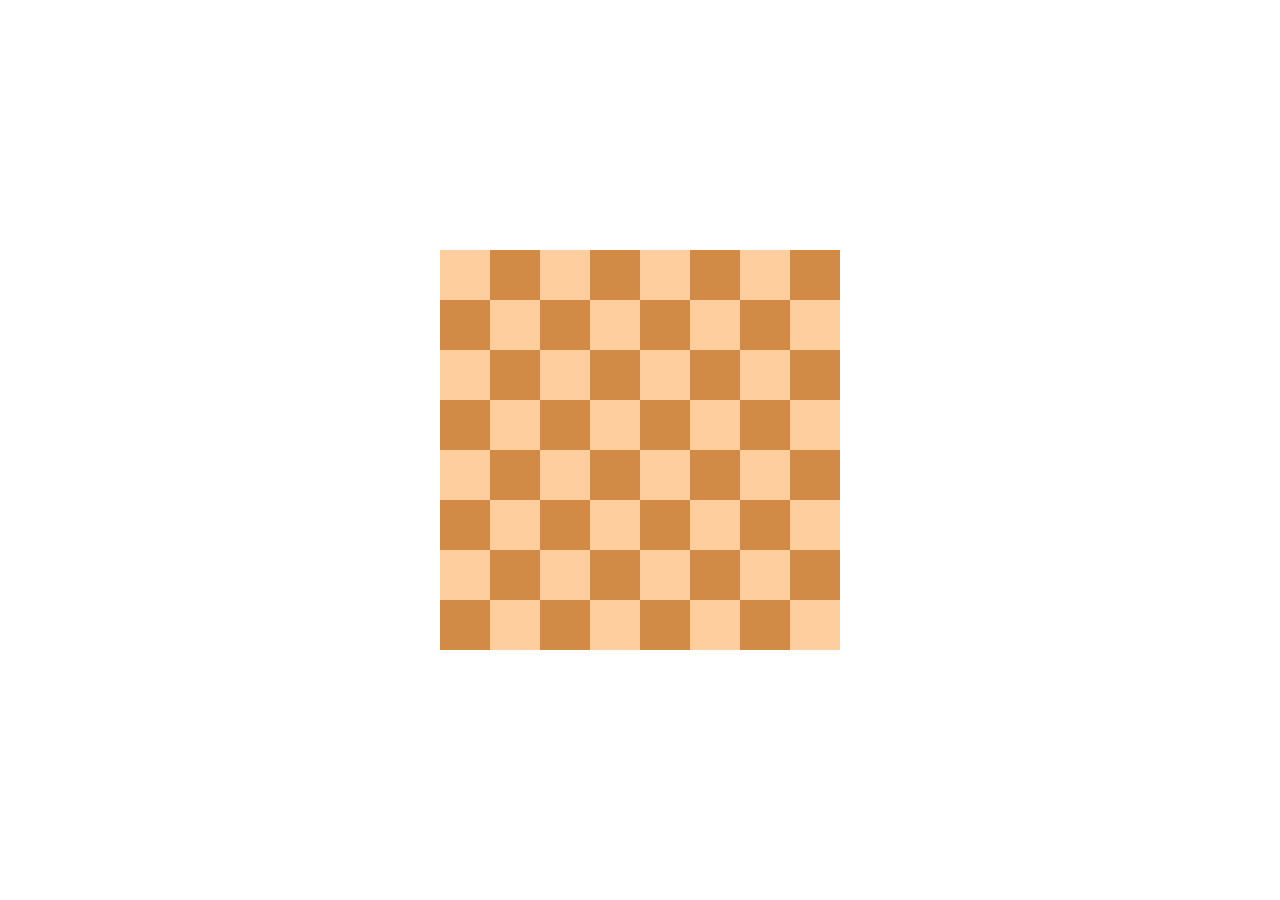
<file: Buoi3/BTVN/BTVN2/BTVN2.html>
<!DOCTYPE html>
<html lang="en">
<head>
    <meta charset="UTF-8">
    <meta http-equiv="X-UA-Compatible" content="IE=edge">
    <meta name="viewport" content="width=device-width, initial-scale=1.0">
    <title>Chess Layout</title>
    <link rel="stylesheet" href="./assets/styles/style.css">
</head>
<body>
    <div class="col">
        <div class="box"></div>
        <div class="box"></div>
        <div class="box"></div>
        <div class="box"></div>
        <div class="box"></div>
        <div class="box"></div>
        <div class="box"></div>
        <div class="box"></div>
    </div>
    <div class="col">
        <div class="box"></div>
        <div class="box"></div>
        <div class="box"></div>
        <div class="box"></div>
        <div class="box"></div>
        <div class="box"></div>
        <div class="box"></div>
        <div class="box"></div>
    </div>
    <div class="col">
        <div class="box"></div>
        <div class="box"></div>
        <div class="box"></div>
        <div class="box"></div>
        <div class="box"></div>
        <div class="box"></div>
        <div class="box"></div>
        <div class="box"></div>
    </div>
    <div class="col">
        <div class="box"></div>
        <div class="box"></div>
        <div class="box"></div>
        <div class="box"></div>
        <div class="box"></div>
        <div class="box"></div>
        <div class="box"></div>
        <div class="box"></div>
    </div>
    <div class="col">
        <div class="box"></div>
        <div class="box"></div>
        <div class="box"></div>
        <div class="box"></div>
        <div class="box"></div>
        <div class="box"></div>
        <div class="box"></div>
        <div class="box"></div>
    </div>
    <div class="col">
        <div class="box"></div>
        <div class="box"></div>
        <div class="box"></div>
        <div class="box"></div>
        <div class="box"></div>
        <div class="box"></div>
        <div class="box"></div>
        <div class="box"></div>
    </div>
    <div class="col">
        <div class="box"></div>
        <div class="box"></div>
        <div class="box"></div>
        <div class="box"></div>
        <div class="box"></div>
        <div class="box"></div>
        <div class="box"></div>
        <div class="box"></div>
    </div>
    <div class="col">
        <div class="box"></div>
        <div class="box"></div>
        <div class="box"></div>
        <div class="box"></div>
        <div class="box"></div>
        <div class="box"></div>
        <div class="box"></div>
        <div class="box"></div>
    </div>
</body>
</html>
</file>
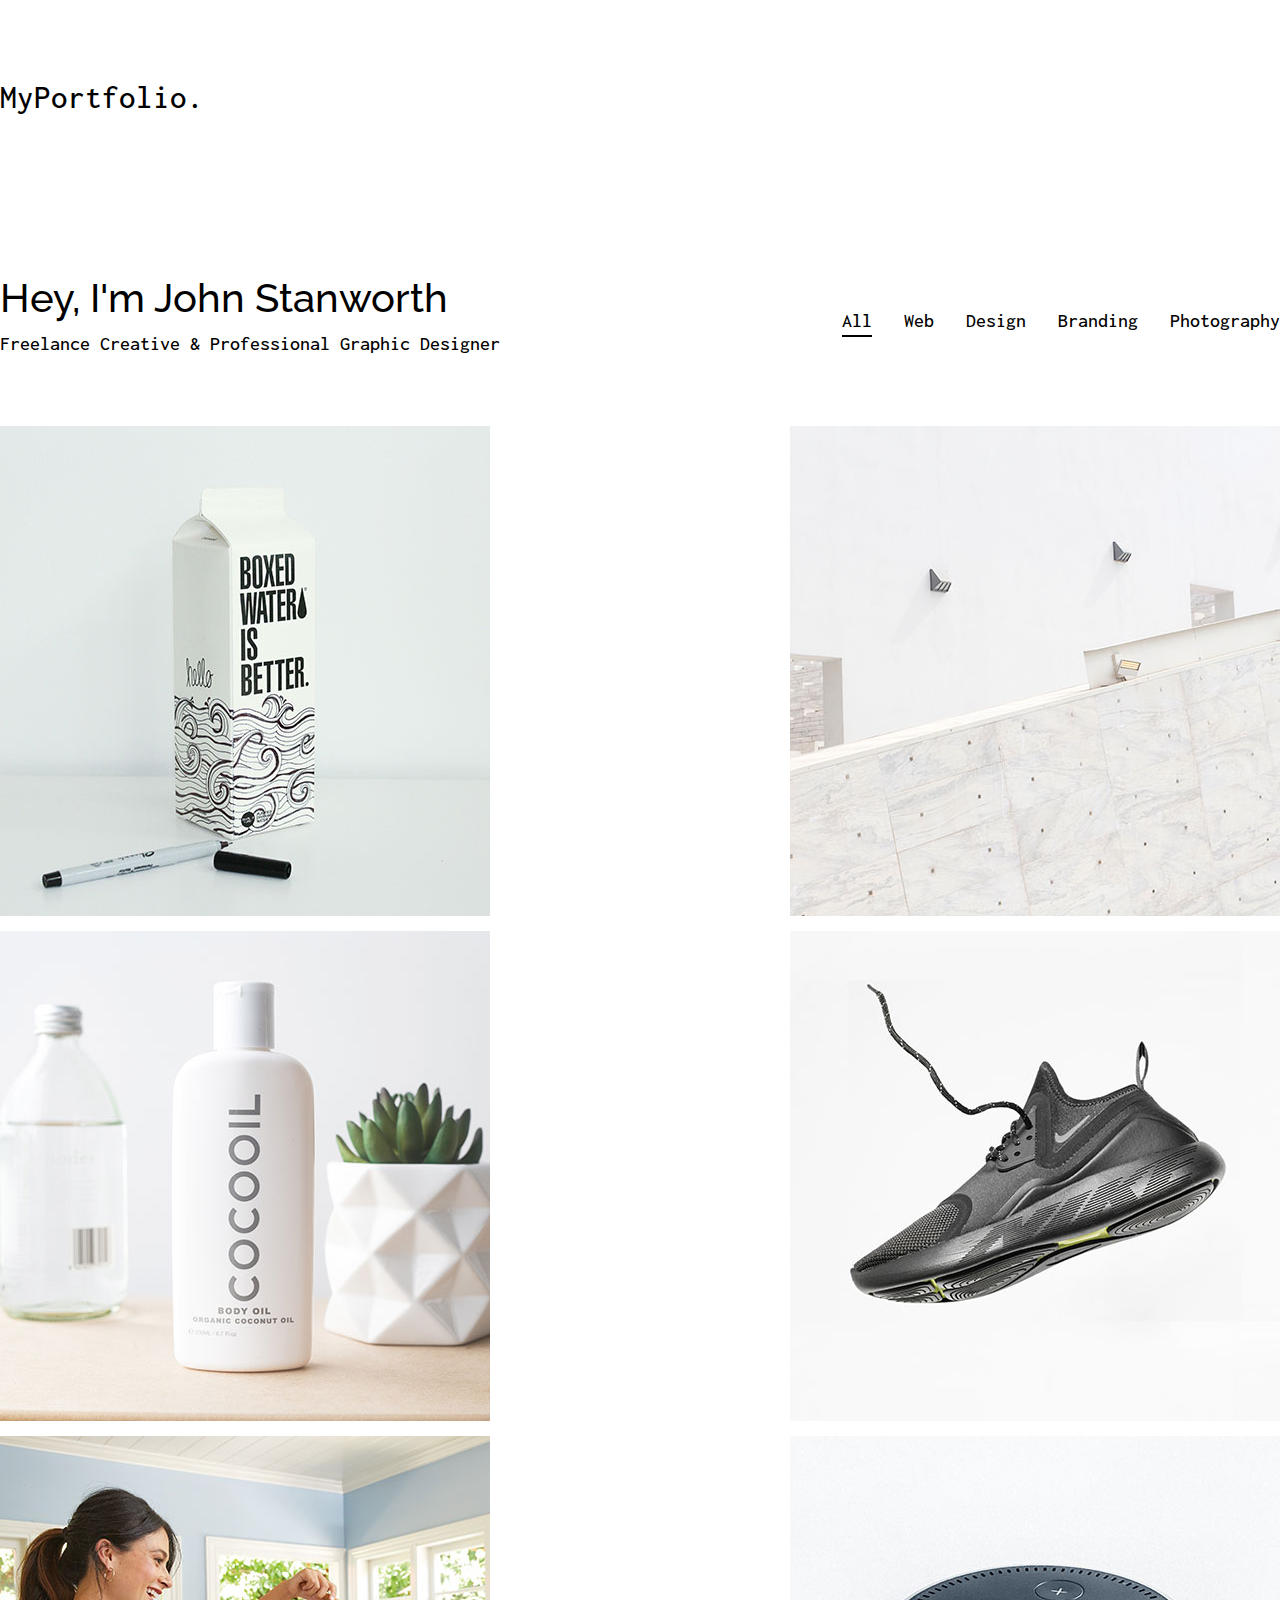
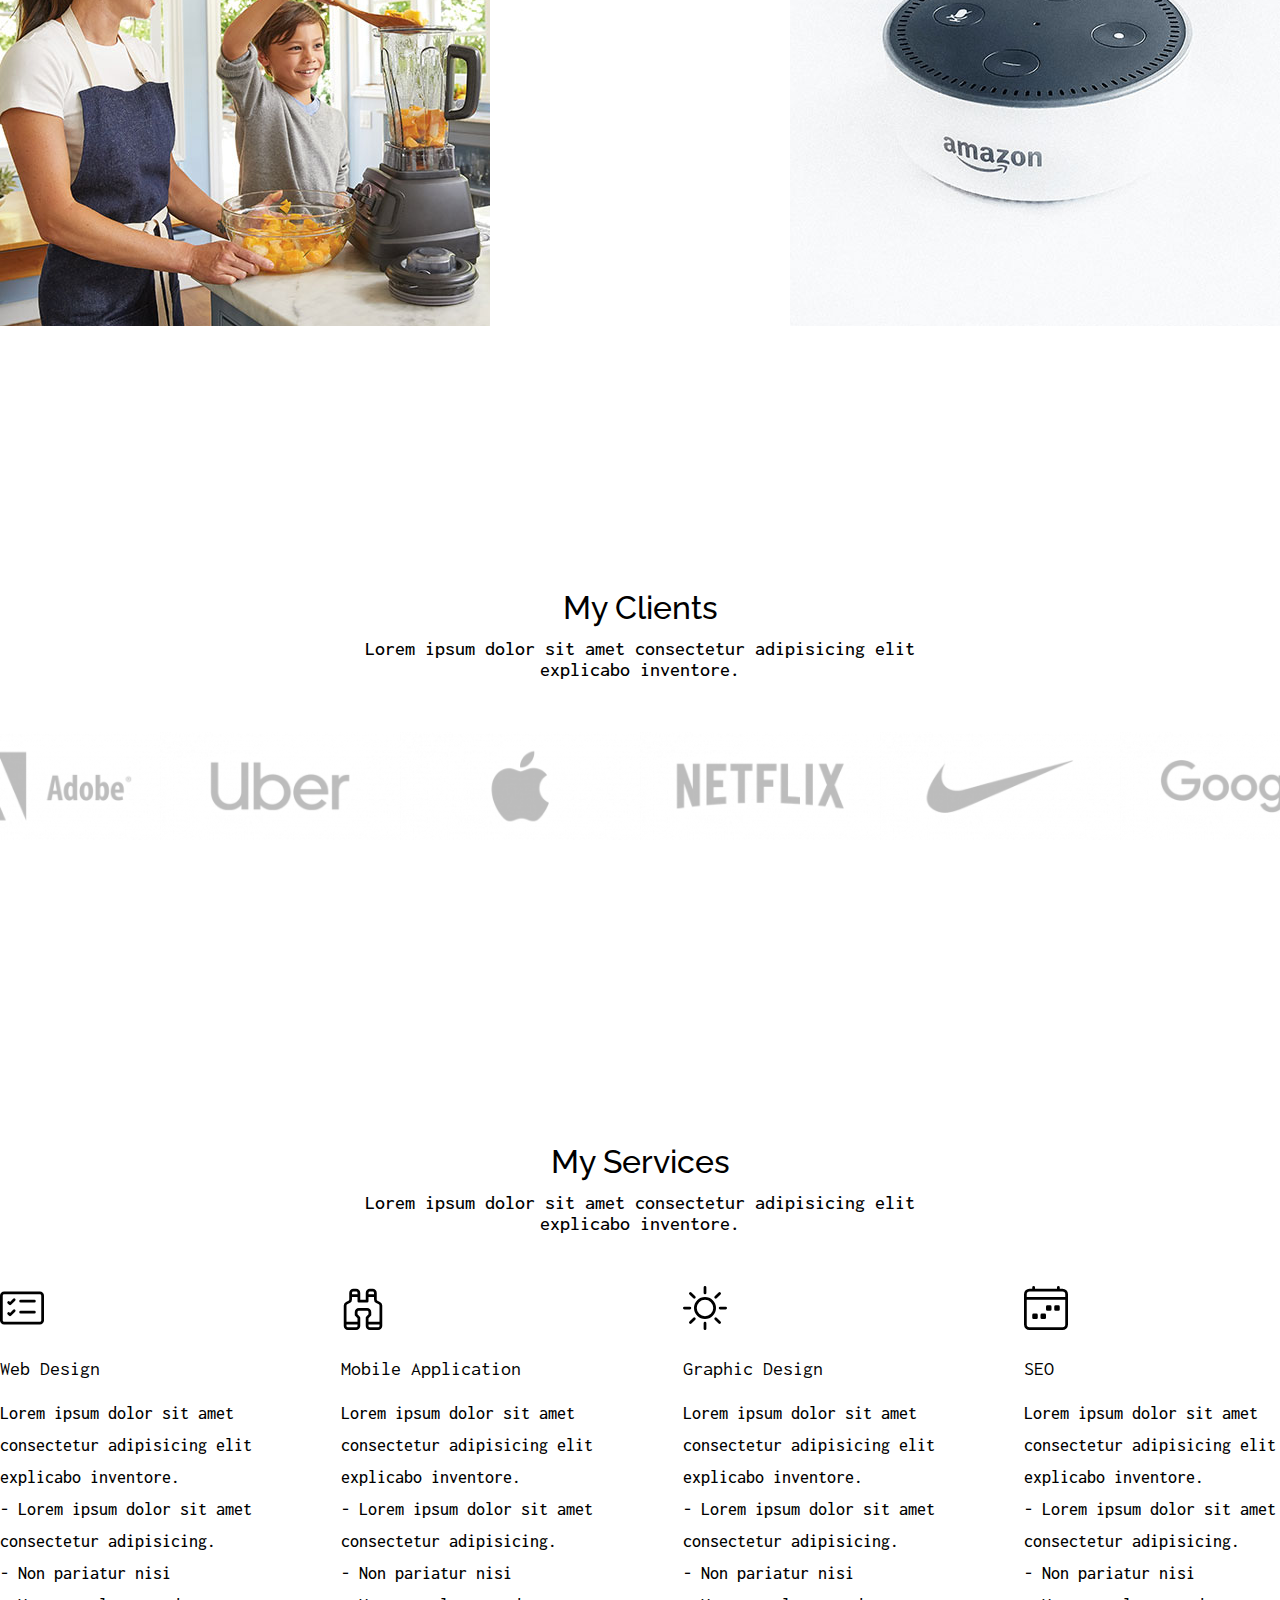
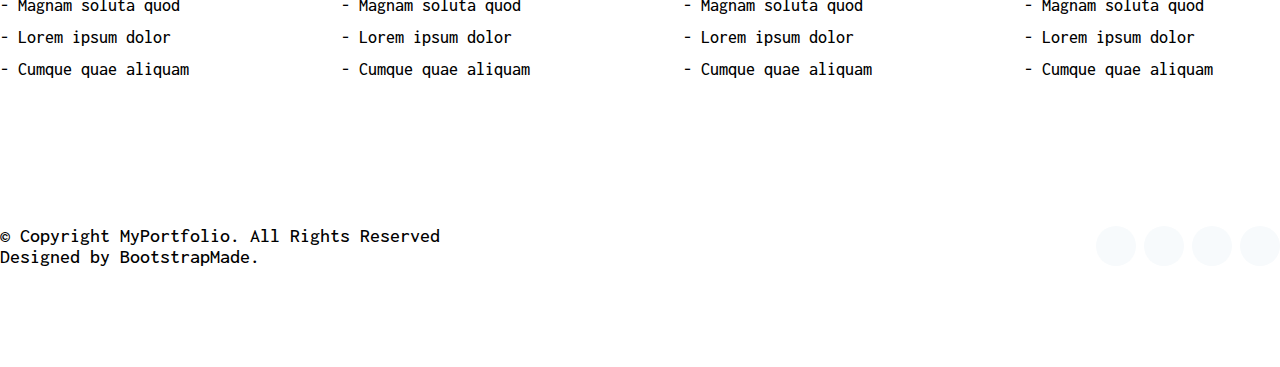
<file: Buoi3/BTVN/BTVN3/BTVN3.html>
<!DOCTYPE html>
<html lang="en">
<head>
    <meta charset="UTF-8">
    <meta http-equiv="X-UA-Compatible" content="IE=edge">
    <meta name="viewport" content="width=device-width, initial-scale=1.0">
    <title>MyPortfolio</title>
    <link rel="stylesheet" href="./assets/styles/style.css">
    <link rel="preconnect" href="https://fonts.googleapis.com">
    <link rel="preconnect" href="https://fonts.gstatic.com" crossorigin>
    <link href="https://fonts.googleapis.com/css2?family=Inconsolata:wght@200;300;400;500;600;700;800;900&family=Roboto:wght@100;300;400;500;700&display=swap" rel="stylesheet">
    <link rel="preconnect" href="https://fonts.googleapis.com">
    <link rel="preconnect" href="https://fonts.gstatic.com" crossorigin>
    <link href="https://fonts.googleapis.com/css2?family=Inconsolata:wght@200;300;400;500;600;700;800;900&family=Raleway:ital,wght@0,100;0,200;0,300;0,400;0,500;0,600;0,700;0,800;0,900;1,100;1,200;1,300;1,400;1,500;1,600;1,700;1,800;1,900&family=Roboto:wght@100;300;400;500;700&display=swap" rel="stylesheet">
    <link rel="stylesheet" href="https://cdnjs.cloudflare.com/ajax/libs/font-awesome/6.4.2/css/all.min.css" integrity="sha512-z3gLpd7yknf1YoNbCzqRKc4qyor8gaKU1qmn+CShxbuBusANI9QpRohGBreCFkKxLhei6S9CQXFEbbKuqLg0DA==" crossorigin="anonymous" referrerpolicy="no-referrer" />
</head>
<body>
    <div class="wrapper">
        <!-- Header -->
        <header class="header">
            <div class="header__name">
                <h3>MyPortfolio.</h3>
            </div>
            <div class="header__icon">
                <i class="fa-solid fa-bars"></i>
            </div>
        </header>

        <!-- Content -->
        <div class="content">
            <!-- Content header -->
            <div class="content__header">
                <div class="content__heading">
                    <div class="heading__intro">
                        <h2 class="intro__name">Hey, I'm John Stanworth</h2>
                        <p class="intro__detail">Freelance Creative & Professional Graphic Designer</p>
                    </div>
                    <div class="heading__nav">
                        <ul class="nav">
                            <li><a href="#" class="nav__item nav__item--choose">All</a></li>
                            <li><a href="#" class="nav__item">Web</a></li>
                            <li><a href="#" class="nav__item">Design</a></li>
                            <li><a href="#" class="nav__item">Branding</a></li>
                            <li><a href="#" class="nav__item">Photography</a></li>
                        </ul>
                    </div>
                </div>
                <div class="content__header-imgs">
                    <div class="content__header-img">
                        <img src="./assets/images/img_1.jpg" alt="">
                    </div>
                    <div class="content__header-img">
                        <img src="./assets/images/img_2.jpg" alt="">
                    </div>
                    <div class="content__header-img">
                        <img src="./assets/images/img_3.jpg" alt="">
                    </div>
                    <div class="content__header-img">
                        <img src="./assets/images/img_4.jpg" alt="">
                    </div>
                    <div class="content__header-img">
                        <img src="./assets/images/img_5.jpg" alt="">
                    </div>
                    <div class="content__header-img">
                        <img src="./assets/images/img_6.jpg" alt="">
                    </div>
                </div>
            </div>

            <!-- Section 1 -->
            <section class="content__section">
                <h2 class="section__heading">My Clients</h2>
                <p class="section__detail">Lorem ipsum dolor sit amet consectetur adipisicing elit explicabo inventore.</p>
                <div class="section__content">
                    <div class="section__content-img">
                        <img src="./assets/images/logo-adobe.png" alt="">
                    </div>
                    <div class="section__content-img">
                        <img src="./assets/images/logo-uber.png" alt="">
                    </div>
                    <div class="section__content-img">
                        <img src="./assets/images/logo-apple.png" alt="">
                    </div>
                    <div class="section__content-img">
                        <img src="./assets/images/logo-netflix.png" alt="">
                    </div>
                    <div class="section__content-img">
                        <img src="./assets/images/logo-nike.png" alt="">
                    </div>
                    <div class="section__content-img">
                        <img src="./assets/images/logo-google.png" alt="">
                    </div>
                </div>
            </section> 

            <!-- Section 2 -->
            <section class="content__section">
                <h2 class="section__heading">My Services</h2>
                <p class="section__detail">Lorem ipsum dolor sit amet consectetur adipisicing elit explicabo inventore.</p>
                <div class="section__content">
                    <div class="container">
                        <div class="logo">
                            <svg xmlns="http://www.w3.org/2000/svg" width="44" height="44" fill="currentColor" class="bi bi-card-checklist" viewBox="0 0 16 16">
                            <path d="M14.5 3a.5.5 0 0 1 .5.5v9a.5.5 0 0 1-.5.5h-13a.5.5 0 0 1-.5-.5v-9a.5.5 0 0 1 .5-.5h13zm-13-1A1.5 1.5 0 0 0 0 3.5v9A1.5 1.5 0 0 0 1.5 14h13a1.5 1.5 0 0 0 1.5-1.5v-9A1.5 1.5 0 0 0 14.5 2h-13z"/>
                            <path d="M7 5.5a.5.5 0 0 1 .5-.5h5a.5.5 0 0 1 0 1h-5a.5.5 0 0 1-.5-.5zm-1.496-.854a.5.5 0 0 1 0 .708l-1.5 1.5a.5.5 0 0 1-.708 0l-.5-.5a.5.5 0 1 1 .708-.708l.146.147 1.146-1.147a.5.5 0 0 1 .708 0zM7 9.5a.5.5 0 0 1 .5-.5h5a.5.5 0 0 1 0 1h-5a.5.5 0 0 1-.5-.5zm-1.496-.854a.5.5 0 0 1 0 .708l-1.5 1.5a.5.5 0 0 1-.708 0l-.5-.5a.5.5 0 0 1 .708-.708l.146.147 1.146-1.147a.5.5 0 0 1 .708 0z"/>
                            </svg>
                        </div>
                        <div class="name">Web Design</div>
                        <div class="detail">
                            Lorem ipsum dolor sit amet consectetur adipisicing elit explicabo inventore. <br>
                            - Lorem ipsum dolor sit amet consectetur adipisicing. <br>
                            - Non pariatur nisi <br>
                            - Magnam soluta quod <br>
                            - Lorem ipsum dolor <br>
                            - Cumque quae aliquam <br>
                        </div>
                    </div>
                    <div class="container">
                        <div class="logo">
                            <svg xmlns="http://www.w3.org/2000/svg" width="44" height="44" fill="currentColor" class="bi bi-binoculars" viewBox="0 0 16 16">
                            <path d="M3 2.5A1.5 1.5 0 0 1 4.5 1h1A1.5 1.5 0 0 1 7 2.5V5h2V2.5A1.5 1.5 0 0 1 10.5 1h1A1.5 1.5 0 0 1 13 2.5v2.382a.5.5 0 0 0 .276.447l.895.447A1.5 1.5 0 0 1 15 7.118V14.5a1.5 1.5 0 0 1-1.5 1.5h-3A1.5 1.5 0 0 1 9 14.5v-3a.5.5 0 0 1 .146-.354l.854-.853V9.5a.5.5 0 0 0-.5-.5h-3a.5.5 0 0 0-.5.5v.793l.854.853A.5.5 0 0 1 7 11.5v3A1.5 1.5 0 0 1 5.5 16h-3A1.5 1.5 0 0 1 1 14.5V7.118a1.5 1.5 0 0 1 .83-1.342l.894-.447A.5.5 0 0 0 3 4.882V2.5zM4.5 2a.5.5 0 0 0-.5.5V3h2v-.5a.5.5 0 0 0-.5-.5h-1zM6 4H4v.882a1.5 1.5 0 0 1-.83 1.342l-.894.447A.5.5 0 0 0 2 7.118V13h4v-1.293l-.854-.853A.5.5 0 0 1 5 10.5v-1A1.5 1.5 0 0 1 6.5 8h3A1.5 1.5 0 0 1 11 9.5v1a.5.5 0 0 1-.146.354l-.854.853V13h4V7.118a.5.5 0 0 0-.276-.447l-.895-.447A1.5 1.5 0 0 1 12 4.882V4h-2v1.5a.5.5 0 0 1-.5.5h-3a.5.5 0 0 1-.5-.5V4zm4-1h2v-.5a.5.5 0 0 0-.5-.5h-1a.5.5 0 0 0-.5.5V3zm4 11h-4v.5a.5.5 0 0 0 .5.5h3a.5.5 0 0 0 .5-.5V14zm-8 0H2v.5a.5.5 0 0 0 .5.5h3a.5.5 0 0 0 .5-.5V14z"/>
                            </svg>
                        </div>
                        <div class="name">Mobile Application</div>
                        <div class="detail">
                            Lorem ipsum dolor sit amet consectetur adipisicing elit explicabo inventore. <br>
                            - Lorem ipsum dolor sit amet consectetur adipisicing. <br>
                            - Non pariatur nisi <br>
                            - Magnam soluta quod <br>
                            - Lorem ipsum dolor <br>
                            - Cumque quae aliquam <br>
                        </div>
                    </div>
                    <div class="container">
                        <div class="logo">
                            <svg xmlns="http://www.w3.org/2000/svg" width="44" height="44" fill="currentColor" class="bi bi-brightness-high" viewBox="0 0 16 16">
                            <path d="M8 11a3 3 0 1 1 0-6 3 3 0 0 1 0 6zm0 1a4 4 0 1 0 0-8 4 4 0 0 0 0 8zM8 0a.5.5 0 0 1 .5.5v2a.5.5 0 0 1-1 0v-2A.5.5 0 0 1 8 0zm0 13a.5.5 0 0 1 .5.5v2a.5.5 0 0 1-1 0v-2A.5.5 0 0 1 8 13zm8-5a.5.5 0 0 1-.5.5h-2a.5.5 0 0 1 0-1h2a.5.5 0 0 1 .5.5zM3 8a.5.5 0 0 1-.5.5h-2a.5.5 0 0 1 0-1h2A.5.5 0 0 1 3 8zm10.657-5.657a.5.5 0 0 1 0 .707l-1.414 1.415a.5.5 0 1 1-.707-.708l1.414-1.414a.5.5 0 0 1 .707 0zm-9.193 9.193a.5.5 0 0 1 0 .707L3.05 13.657a.5.5 0 0 1-.707-.707l1.414-1.414a.5.5 0 0 1 .707 0zm9.193 2.121a.5.5 0 0 1-.707 0l-1.414-1.414a.5.5 0 0 1 .707-.707l1.414 1.414a.5.5 0 0 1 0 .707zM4.464 4.465a.5.5 0 0 1-.707 0L2.343 3.05a.5.5 0 1 1 .707-.707l1.414 1.414a.5.5 0 0 1 0 .708z"/>
                            </svg>
                        </div>
                        <div class="name">Graphic Design</div>
                        <div class="detail">
                            Lorem ipsum dolor sit amet consectetur adipisicing elit explicabo inventore. <br>
                            - Lorem ipsum dolor sit amet consectetur adipisicing. <br>
                            - Non pariatur nisi <br>
                            - Magnam soluta quod <br>
                            - Lorem ipsum dolor <br>
                            - Cumque quae aliquam <br>
                        </div>
                    </div>
                    <div class="container">
                        <div class="logo">
                            <svg xmlns="http://www.w3.org/2000/svg" width="44" height="44" fill="currentColor" class="bi bi-calendar4-week" viewBox="0 0 16 16">
                            <path d="M3.5 0a.5.5 0 0 1 .5.5V1h8V.5a.5.5 0 0 1 1 0V1h1a2 2 0 0 1 2 2v11a2 2 0 0 1-2 2H2a2 2 0 0 1-2-2V3a2 2 0 0 1 2-2h1V.5a.5.5 0 0 1 .5-.5zM2 2a1 1 0 0 0-1 1v1h14V3a1 1 0 0 0-1-1H2zm13 3H1v9a1 1 0 0 0 1 1h12a1 1 0 0 0 1-1V5z"/>
                            <path d="M11 7.5a.5.5 0 0 1 .5-.5h1a.5.5 0 0 1 .5.5v1a.5.5 0 0 1-.5.5h-1a.5.5 0 0 1-.5-.5v-1zm-3 0a.5.5 0 0 1 .5-.5h1a.5.5 0 0 1 .5.5v1a.5.5 0 0 1-.5.5h-1a.5.5 0 0 1-.5-.5v-1zm-2 3a.5.5 0 0 1 .5-.5h1a.5.5 0 0 1 .5.5v1a.5.5 0 0 1-.5.5h-1a.5.5 0 0 1-.5-.5v-1zm-3 0a.5.5 0 0 1 .5-.5h1a.5.5 0 0 1 .5.5v1a.5.5 0 0 1-.5.5h-1a.5.5 0 0 1-.5-.5v-1z"/>
                            </svg>
                        </div>
                        <div class="name">SEO</div>
                        <div class="detail">
                            Lorem ipsum dolor sit amet consectetur adipisicing elit explicabo inventore. <br>
                            - Lorem ipsum dolor sit amet consectetur adipisicing. <br>
                            - Non pariatur nisi <br>
                            - Magnam soluta quod <br>
                            - Lorem ipsum dolor <br>
                            - Cumque quae aliquam <br>
                        </div>
                    </div>
                </div>
            </section>
        </div>

        <!-- Footer -->
        <footer class="footer">
            <div class="footer__copyright">
                &copy; Copyright MyPortfolio. All Rights Reserved <br>
                Designed by BootstrapMade.
            </div>
            <div class="footer__social-media">
                <a href="#" class="social-media">
                    <i class="fa-brands fa-twitter"></i>
                </a>
                <a href="#" class="social-media">
                    <i class="fa-brands fa-facebook"></i>
                </a>
                <a href="#" class="social-media">
                    <i class="fa-brands fa-instagram"></i>
                </a>
                <a href="#" class="social-media">
                    <i class="fa-brands fa-linkedin"></i>
                </a>
            </div>
        </footer>
        <div class="back-to-top-btn">
            <a href="#">
                <i class="fa-solid fa-arrow-up"></i>
            </a>
        </div>
    </div>
</body>
</html>
</file>
<file: Buoi12/BTVN/Bai1/style.css>
@import url("https://fonts.googleapis.com/css2?family=Inter:wght@100;200;300;400;500;600;700;800;900&display=swap");

* {
  margin: 0;
  padding: 0;
  border: 0;
  box-sizing: border-box;
}
:root {
  --primary-color: #624bff;
  --primary-font: "Inter", sans-serif;
}
body {
  font-family: var(--primary-font);
  background-color: #f1f5f9;
  width: 100vw;
  height: 100vh;
  color: #212b36;
}
a {
  text-decoration: none;
  color: #212b36;
}
.container {
  padding: 100px 0;
}
.card {
  width: 450px;
  background-color: #ffffff;
  display: block;
  box-shadow: 0 1px 2px rgba(21, 30, 40, 0.07), 0 2px 4px rgba(21, 30, 40, 0.07),
    0 4px 8px rgba(21, 30, 40, 0.07), 0 8px 16px rgba(21, 30, 40, 0.07),
    0 16px 32px rgba(21, 30, 40, 0.07), 0 32px 64px rgba(21, 30, 40, 0.07) !important;
  padding: 30px;
  margin: auto;
  border-radius: 10px;
}
.logo {
  color: var(--primary-color);
  font-weight: bold;
  font-size: 24px;
}
.des {
  margin: 20px 0;
}
label.input-group {
  display: block;
  margin-bottom: 20px;
}
label.input-group  p {
    margin-bottom: 10px;
}
form input[type="email"],
form input[type="password"] {
  width: 100%;
  display: block;
  border: 2px solid #c4cdd5;
  border-radius: 5px;
  appearance: none;
  background-color: #ffffff;
  color: #637381;
  font-weight: 400;
  padding: 10px 15px;
}
form input[type="checkbox"]:checked {
  background-color: #624bff;
  border-color: #624bff;
}
button {
  width: 100%;
  display: block;
  cursor: pointer;
  background-color: var(--primary-color);
  border-radius: 5px;
  padding: 10px 0;
  margin: 20px 0;
  color: #ffffff;
  font-weight: 600;
  font-size: 16px;
}
.create-link {
  color: var(--primary-color);
  margin-right: 65px;
}
</file>
<file: Buoi2/BTVN/Bai1/style.css>
* {
    margin: 0;
    padding: 0;
    box-sizing: border-box;
}

@font-face {
    font-family: 'VNMSans';
    src: url(./VNM-Sans-Display-Regular.otf);
}

a {
    text-decoration: none;
    color: #fff;
    display: inline-block;
}

body {
    font-family: 'VNMSans';
    color: #ffffff;
    background-color: #0313b0;
    text-align: center;
    margin: auto;
    margin-top: 10%;
}

.logo {
    font-size: 40px;
}

.name {
    font-size: 200px;
    font-weight: normal;
}

.detail {
    font-size: 68px;
    margin-top: -24px;
}

.detail span {
    margin: 0 212px;
}

.social-media a {
    font-size: 44px;
    margin: 50px 25px;
}
</file>
<file: Buoi2/BTVN/Bai2/style.css>
* {
    margin: 0;
    padding: 0;
    box-sizing: border-box;
    border: 0;
}

:root {
    --primary-color: #624bff;
    --bg-color: #f1f5f9;
    --text-color: #212b36;
}

html {
    font-family: 'Roboto', sans-serif;
}

body {
    margin: auto;
    background-color: var(--bg-color);
}

a {
    text-decoration: none;
}

.form {
    background-color: #fff;
    width: 25%;
    margin: auto;
    padding: 28px;
    box-shadow: rgba(0, 0, 0, 0.35) 0px 5px 15px;
    border-radius: 12px;
    margin-top: 10%;
    padding-bottom: 40px;
}

.header {
    color: var(--primary-color);
    font-size: 24px;
    font-weight: bold;
}

.to-do {
    margin: 16px 0;
}

label {
    display: block;
    margin: 4px 0;
}

input:not([type="checkbox"]) {
    width: 100%;
    padding: 8px;
    font-size: 14px;
    border-radius: 4px;
    border: 2px solid #999;
    margin: 8px 0 12px;
    padding-left: 12px;
}

.lb-checkbox {
    display: inline;
}

.submit-btn {
    width: 100%;
    background-color: var(--primary-color);
    padding: 8px;
    color: #fff;
    font-size: 16px;
    font-weight: bold;
    outline: none;
    border-radius: 4px;
    margin: 12px 0;
}

.switch {
    width: 100%;
}

.switch span:hover {
    cursor: pointer;
}

.switch-btn--left {
    margin-right: calc(100% - 320px);
    color: var(--primary-color);
}

/* Sign up form */
.sign-up-form .switch {
    text-align: center;
}

.sign-up-form .switch span {
    color: #999;
}

.sign-up-form .switch span:first-child:hover {
    cursor:auto;
}

.sign-up-form {
    display: none;
}

.sign-in-form {
    display: none;
}

/* Forgot password form */
.fyp-form input {
    margin-bottom: 0px;
}

.fyp-form {
    display: none;
}

.form--open {
    display: block;
}

/* Responsive */

@media screen and (min-width: 1320px) and (max-width: 1620px) { 
    .form {
        width: 30%;
    }
}

@media screen and (min-width: 800px) and (max-width: 1320px) { 
    .form {
        width: 48%;
    }
}

@media screen and (max-width: 800px) {
    .form {
        width: 100vw;
        height: 100vh;
        margin-top: 0px;
    }
    .switch span {
        display: block;
    }
}
</file>
<file: Buoi4/BTVN/assets/styles/style.css>
* {
    margin: 0;
    padding: 0;
    box-sizing: border-box;
}

html {
    overflow-x: hidden;
    scroll-behavior: smooth;
    font-family: 'Open Sans', sans-serif;
}

a {
    text-decoration: none;
}

li {
    list-style-type: none;
}

:root {
    --primary-color: #0563bb;
}

.bold {
    font-weight: bold;
}

.italic {
    font-style: italic;
}

/* Navbar */
#nav {
    position: fixed;
    top: 50%;
    transform: translateY(-50%);
    left: 20px;
    z-index: 999;
}

#nav .wrapper {
    display: flex;
    justify-content: center;
    align-items: center;
}

#nav .nav__item {
    margin: 20px 0;
    width: 50px;
    height: 50px;
    border-radius: 200px;
    display: flex;
    justify-content: center;
    align-items: center;
    background-color: #f2f3f5;
    color: #45505b;
    transition: width 0.3s ease-in-out;
    overflow: hidden;
}

#nav .nav__item--active,
#nav .nav__item:hover {
    background-color: var(--primary-color);
    color: #fff;
}

#nav .nav__item:hover {
    width: 120px;
}

#nav .nav__item:hover span {
    display: block;
}

.nav__item span {
    display: none;
    margin: 0 8px;
}

/* Banner */
#banner {
    position: relative;
    height: 100vh;
    width: 100vw;
    background: url(../images/background.jpg) no-repeat;
    background-size: 100%;
    padding-left: 200px;
    z-index: -1;
    display: flex;
    flex-direction: column;
    justify-content: center;
    color: #45505b;
}

#banner::after {
    content: "";
    position: absolute;
    top: 0;
    right: 0;
    bottom: 0;
    left: 0;
    background-color: rgba(255, 255, 255, 0.8);
    z-index: -1;
}

#banner .name {
    font-size: 64px;
    font-weight: bold;
    margin-bottom: 8px;
    font-family: system-ui, -apple-system, BlinkMacSystemFont, 'Segoe UI', Roboto, Oxygen, Ubuntu, Cantarell, 'Open Sans', 'Helvetica Neue', sans-serif;
}

#banner .introduce {
    font-size: 26px;
    font-family: "Poppins", sans-serif;
    display: flex;
    align-items: center;
    line-height: 30px;
}

#banner .introduce span:last-child {
    color: var(--primary-color);
    font-size: 36px;
    height: 40px;
    letter-spacing: 5px;
    margin-left: 20px;
    border-right: 4px solid var(--primary-color);
    overflow: hidden;
    animation: typing 2s steps(30, end) infinite alternate;
    display: flex;
    align-items: center;
}

@keyframes typing {
    0%, 20% {
        width: 230px;
    }
    80%, 100% {
        width: 0px;
    }
    18%, 82% {
        border-color: var(--primary-color);
    }
    0%, 100% {
        border-color: transparent;
    }
}

#banner .social-media {
    margin-top: 20px;
}

#banner .social-media a {
    color: #45505b;
    font-size: 24px;
    margin: 20px 20px 0px 0px;
}

/* Content */
.content {
    padding: 0 50px 0 150px;
}

/* Section */
section {
    padding: 50px 0;
}

section .heading {
    font-size: 32px;
    line-height: 38px;
    color: #45505b;
    position: relative;
    padding-bottom: 16px;
    display: flex;
    justify-content: center;
}

section .heading::before {
    content: "";
    position: absolute;
    height: 1px;
    width: 100px;
    background-color: black;
    bottom: 0;
    z-index: 2;
}

section .heading::after {
    content: "";
    position: absolute;
    height: 3px;
    width: 40px;
    background-color: var(--primary-color);
    bottom: 0;
}

section .detail {
    margin: 20px;
    text-align: center;
    font-size: 16px;
}

section .container {
    display: flex;
}

/* About */
#about {
    height: 100vh;
}

#about .avatar {
    width: 70%;
    margin-right: 28px;
}

#about img {
    width: 100%;
}

#about .profile .job {
    color: #728394;
    font-size: 26px;
    font-weight: bold;
}

#about .profile p,
#about .info div {
    margin: 16px 0;
}

#about .info {
    display: flex;
    flex-wrap: wrap;
    justify-content: space-between;
}

#about .info__item {
    width: 50%;
}

#about .info__item i {
    color: #0563bb;
    margin-right: 4px;
}

/* Facts */
#facts .container {
    margin-top: 40px;
    justify-content: space-around;
}

#facts .facts__item {
    display: flex;
    flex-direction: column;
    justify-content: center;
    align-items: center;
}

#facts .facts__icon {
    display: flex;
    width: 50px;
    height: 50px;
    border-radius: 50%;
    justify-content: center;
    align-items: center;
    background-color: var(--primary-color);
    color: #fff;
}

#facts .facts__num {
    font-size: 32px;
    font-weight: bold;
    margin: 8px 0;
}

/* Skills */
#skills .container {
    justify-content: space-between;
    flex-wrap: wrap;
    margin-top: 32px;
}

#skills .skills__item {
    width: 48%;
    display: flex;
    flex-direction: column;
    margin: 4px 0;
}

#skills .skills__info {
    display: flex;
    justify-content: space-between;
    font-size: 12px;
    font-weight: 600;
}

#skills .skills__name {
    align-self: center;
}

.skills__percent {
    margin-bottom: 20px;
}

#skills .progress-bar {
    height: 10px;
    width: 100%;
    background-color: #f2f3f5;
    margin-bottom: 4px;
    position: relative;
}

#skills .progress-bar::after {
    content: "";
    position: absolute;
    height: 10px;
    background-color: var(--primary-color);
    width: var(--percent);
}

/* Services */
#services .container {
    flex-wrap: wrap;
    justify-content: space-between;
    row-gap: 20px;
}

#services .services__item {
    width: calc((100% - 20px * 2) / 3);
    box-shadow: 0px 5px 90px 0px rgba(110, 123, 131, 0.05);
    display: flex;
    flex-direction: column;
    justify-content: center;
    align-items: center;
    padding: 80px 12px;
    transition: all 0.3s ease-in-out;
}

#services .services__item:hover .services__icon {
    transition: all 0.3s ease-in-out;
    color: #fff;
}

#services .services__item:hover {
    box-shadow: 0px 0 35px 0 rgba(0, 0, 0, 0.08)
}

#services .services__item:hover .services__icon path {
    transition: all 0.3s ease-in-out;
    fill: #47aeff;
}

#services .services__icon {
    position: relative;
}

#services .services__icon i {
    position: absolute;
    left: 50%;
    top: 30%;   
    transform: translate(-50%);
    font-size: 36px;
}

#services .services__name {
    font-size: 20px;
    font-weight: 600;
    margin-bottom: 12px;
}

#services .services__detail {
    text-align: center;
}

/* Contact */
#contact .container {
    justify-content: space-between;
    margin-top: 50px;
}

#contact .contact-left {
    display: flex;
    flex-direction: column;
    width: 40%;
}

#contact .contact__wrapper {
    display: flex;
    margin-bottom: 50px;
}

#contact .contact__icon {
    width: 50px;
    height: 50px;
    border-radius: 50%;
    background-color: #eef7ff;
    color: var(--primary-color);
    display: flex;
    justify-content: center;
    align-items: center;
    margin-right: 20px;
}

#contact .contact__name {
    font-size: 20px;
    font-weight: 600;
    margin-bottom: 4px;
}

#contact .contact-right {
    flex: 1;
}

#contact .contact-right .form {
    display: flex;
    flex-direction: column;
}

#contact .form > div {
    display: flex;
    justify-content: space-between;
}

#contact .form > div input {
    width: 49%;
}

#contact .form input {
    padding: 10px;
    display: block;
    outline: none;
    border-radius: 4px;
    margin-bottom: 20px;
    border: 1px solid #ccc;
}

#contact .form input:nth-child(3) {
    height: 200px;
    padding-bottom: 170px;
}

#contact .form .button {
    justify-content: center;
}

#contact .form button {
    padding: 12px 32px;
    background-color: var(--primary-color);
    color: #fff;
    font-size: 16px;
    border: 0;
    border-radius: 50px;
}

/* Footer */
footer {
    font-family: 'Poppins', sans-serif;;
    display: flex;
    justify-content: center;
    align-items: center;
    flex-direction: column;
    background-color: #f7f8f9;
    padding: 30px;
}

footer h2 {
    font-size: 36px;
    color: #45505b;
}

footer .social-media {
    margin: 20px 0;
    display: flex;
}

footer .social-media a {
    display: block;
    margin: 0px 5px;
    width: 40px;
    height: 40px;
    background-color: var(--primary-color);
    color: #fff;
    border-radius: 50%;
    display: flex;
    justify-content: center;
    align-items: center;
    font-size: 20px;
}

/* Back to top button */
.back-to-top {
    display: none;
    position: fixed;
    bottom: 20px;
    right: 20px;
}

.back-to-top a {
    width: 40px;
    height: 40px;
    background-color: var(--primary-color);
    color: #fff;
    display: flex;
    justify-content: center;
    align-items: center;
    border-radius: 50%;
    font-size: 20px;
}
</file>
<file: Buoi3/BTVN/BTVN1/assets/styles/style.css>
* {
    margin: 0;
    padding: 0;
    box-sizing: border-box;
}

.box {
    width: 50px;
    height: 50px;
    background-color: orange;
}

.container {
    display: flex;
    justify-content: center;
    align-items: center;
    height: 100vh;
    gap: 50px;
}

.letter-h,
.letter-i,
.letter-t,
.letter-4 {
    display: flex;
}

.letter-i {
    flex-direction: column;
}

.letter-h {
    align-items: center;
}

.letter-4 div:nth-child(2) {
    align-self: center;
}
</file>
<file: Buoi3/BTVN/BTVN2/assets/styles/style.css>
* {
    margin: 0;
    padding: 0;
    box-sizing: border-box;
}

body {
    height: 100vh;
    width: 100vw;
    display: flex;
    justify-content: center;
    align-items: center;
}

.box {
    height: 50px;
    width: 50px;
    background-color: #ffce9e;
}

.col .box:nth-child(2n+1) {
    background-color: #d18b47;
}

.col:nth-child(2n+1) {
    display: flex;
    flex-direction: column-reverse;
}
</file>
<file: Buoi3/BTVN/BTVN3/assets/styles/style.css>
* {
    margin: 0;
    padding: 0;
    box-sizing: border-box;
}

html {
    scroll-behavior: smooth;
}

a {
    text-decoration: none;
}

li {
    list-style-type: none;
}

.wrapper {
    max-width: 1500px;
    margin: 0 auto;
    font-family: 'Inconsolata', monospace;

}

/* Header */
.header {
    display: flex;
    justify-content: space-between;
    font-size: 28px;
    padding: 80px 0;
    margin-bottom: 80px;
    font-weight: 100;
}

.header__name h3 {
    font-weight: 500;
}

.header__icon {
    font-size: 40px;
}

/* Content */
.content__heading {
    display: flex;
    justify-content: space-between;
    align-items: center;
    margin-bottom: 60px;
}

.intro__name {
    font-family: 'raleway';
    font-size: 40px;
    font-weight: 500;
}

.intro__detail {
    font-size: 20px;
    margin: 12px 0;
    font-weight: 500;
}

.nav {
    display: flex;
    gap: 32px;
}

.nav__item {
    display: inline-block;
    font-size: 20px;
    color: black;
    font-weight: 500;
}

.nav__item:hover, 
.nav__item--choose {
    text-decoration: underline;
    text-underline-offset: 8px;
}

.content__header-imgs {
    display: flex;
    flex-wrap: wrap;
    justify-content: space-between;
    row-gap: 12px;
}

.content__section {
    margin: 260px 0;
    display: flex;
    flex-direction: column;
    align-items: center;
    justify-content: center;
}

.section__heading {
    font-family: 'raleway';
    font-weight: 500;
    font-size: 32px;
}

.section__detail {
    width: 560px;
    text-align: center;
    font-weight: 500;
    font-size: 20px;
    margin: 12px 0;
}

.section__content {
    margin: 40px 0;
    display: flex;
    justify-content: space-between;
}

.section__content-img img {
    width: 240px;
}

.container {
    line-height: 32px;
    width: 20%;
}

.container .name {
    font-size: 20px;
    margin: 12px 0;
}

.container .detail {
    font-weight: 500;
    font-size: 18px;
}

/* Footer */
.footer {
    display: flex;
    justify-content: space-between;
    align-items: center;
    font-size: 20px;
    font-weight: 500;
    margin-top: -160px;
}

.footer__social-media {
    display: flex;
    gap: 8px;
}

.social-media {
    font-size: 20px;
    padding: 20px;
    border-radius: 50%;
    background-color: #f7fafc;
    color: black;
}

/* Back to top button */
.back-to-top-btn {
    margin: 100px auto 20px;
    text-align: center;
}

.back-to-top-btn a {
    color: #999;
}
</file>
<file: Buoi13/BTVN/Bai2/assets/styles/main.css>
@import url('https://fonts.googleapis.com/css2?family=Encode+Sans:wght@400;500;600;700;800&display=swap');

/*
! tailwindcss v3.4.1 | MIT License | https://tailwindcss.com
*/

/*
1. Prevent padding and border from affecting element width. (https://github.com/mozdevs/cssremedy/issues/4)
2. Allow adding a border to an element by just adding a border-width. (https://github.com/tailwindcss/tailwindcss/pull/116)
*/

*,
::before,
::after {
  box-sizing: border-box;
  /* 1 */
  border-width: 0;
  /* 2 */
  border-style: solid;
  /* 2 */
  border-color: #e5e7eb;
  /* 2 */
}

::before,
::after {
  --tw-content: '';
}

/*
1. Use a consistent sensible line-height in all browsers.
2. Prevent adjustments of font size after orientation changes in iOS.
3. Use a more readable tab size.
4. Use the user's configured `sans` font-family by default.
5. Use the user's configured `sans` font-feature-settings by default.
6. Use the user's configured `sans` font-variation-settings by default.
7. Disable tap highlights on iOS
*/

html,
:host {
  line-height: 1.5;
  /* 1 */
  -webkit-text-size-adjust: 100%;
  /* 2 */
  -moz-tab-size: 4;
  /* 3 */
  -o-tab-size: 4;
     tab-size: 4;
  /* 3 */
  font-family: Encode Sans, sans-serif;
  /* 4 */
  font-feature-settings: normal;
  /* 5 */
  font-variation-settings: normal;
  /* 6 */
  -webkit-tap-highlight-color: transparent;
  /* 7 */
}

/*
1. Remove the margin in all browsers.
2. Inherit line-height from `html` so users can set them as a class directly on the `html` element.
*/

body {
  margin: 0;
  /* 1 */
  line-height: inherit;
  /* 2 */
}

/*
1. Add the correct height in Firefox.
2. Correct the inheritance of border color in Firefox. (https://bugzilla.mozilla.org/show_bug.cgi?id=190655)
3. Ensure horizontal rules are visible by default.
*/

hr {
  height: 0;
  /* 1 */
  color: inherit;
  /* 2 */
  border-top-width: 1px;
  /* 3 */
}

/*
Add the correct text decoration in Chrome, Edge, and Safari.
*/

abbr:where([title]) {
  -webkit-text-decoration: underline dotted;
          text-decoration: underline dotted;
}

/*
Remove the default font size and weight for headings.
*/

h1,
h2,
h3,
h4,
h5,
h6 {
  font-size: inherit;
  font-weight: inherit;
}

/*
Reset links to optimize for opt-in styling instead of opt-out.
*/

a {
  color: inherit;
  text-decoration: inherit;
}

/*
Add the correct font weight in Edge and Safari.
*/

b,
strong {
  font-weight: bolder;
}

/*
1. Use the user's configured `mono` font-family by default.
2. Use the user's configured `mono` font-feature-settings by default.
3. Use the user's configured `mono` font-variation-settings by default.
4. Correct the odd `em` font sizing in all browsers.
*/

code,
kbd,
samp,
pre {
  font-family: ui-monospace, SFMono-Regular, Menlo, Monaco, Consolas, "Liberation Mono", "Courier New", monospace;
  /* 1 */
  font-feature-settings: normal;
  /* 2 */
  font-variation-settings: normal;
  /* 3 */
  font-size: 1em;
  /* 4 */
}

/*
Add the correct font size in all browsers.
*/

small {
  font-size: 80%;
}

/*
Prevent `sub` and `sup` elements from affecting the line height in all browsers.
*/

sub,
sup {
  font-size: 75%;
  line-height: 0;
  position: relative;
  vertical-align: baseline;
}

sub {
  bottom: -0.25em;
}

sup {
  top: -0.5em;
}

/*
1. Remove text indentation from table contents in Chrome and Safari. (https://bugs.chromium.org/p/chromium/issues/detail?id=999088, https://bugs.webkit.org/show_bug.cgi?id=201297)
2. Correct table border color inheritance in all Chrome and Safari. (https://bugs.chromium.org/p/chromium/issues/detail?id=935729, https://bugs.webkit.org/show_bug.cgi?id=195016)
3. Remove gaps between table borders by default.
*/

table {
  text-indent: 0;
  /* 1 */
  border-color: inherit;
  /* 2 */
  border-collapse: collapse;
  /* 3 */
}

/*
1. Change the font styles in all browsers.
2. Remove the margin in Firefox and Safari.
3. Remove default padding in all browsers.
*/

button,
input,
optgroup,
select,
textarea {
  font-family: inherit;
  /* 1 */
  font-feature-settings: inherit;
  /* 1 */
  font-variation-settings: inherit;
  /* 1 */
  font-size: 100%;
  /* 1 */
  font-weight: inherit;
  /* 1 */
  line-height: inherit;
  /* 1 */
  color: inherit;
  /* 1 */
  margin: 0;
  /* 2 */
  padding: 0;
  /* 3 */
}

/*
Remove the inheritance of text transform in Edge and Firefox.
*/

button,
select {
  text-transform: none;
}

/*
1. Correct the inability to style clickable types in iOS and Safari.
2. Remove default button styles.
*/

button,
[type='button'],
[type='reset'],
[type='submit'] {
  -webkit-appearance: button;
  /* 1 */
  background-color: transparent;
  /* 2 */
  background-image: none;
  /* 2 */
}

/*
Use the modern Firefox focus style for all focusable elements.
*/

:-moz-focusring {
  outline: auto;
}

/*
Remove the additional `:invalid` styles in Firefox. (https://github.com/mozilla/gecko-dev/blob/2f9eacd9d3d995c937b4251a5557d95d494c9be1/layout/style/res/forms.css#L728-L737)
*/

:-moz-ui-invalid {
  box-shadow: none;
}

/*
Add the correct vertical alignment in Chrome and Firefox.
*/

progress {
  vertical-align: baseline;
}

/*
Correct the cursor style of increment and decrement buttons in Safari.
*/

::-webkit-inner-spin-button,
::-webkit-outer-spin-button {
  height: auto;
}

/*
1. Correct the odd appearance in Chrome and Safari.
2. Correct the outline style in Safari.
*/

[type='search'] {
  -webkit-appearance: textfield;
  /* 1 */
  outline-offset: -2px;
  /* 2 */
}

/*
Remove the inner padding in Chrome and Safari on macOS.
*/

::-webkit-search-decoration {
  -webkit-appearance: none;
}

/*
1. Correct the inability to style clickable types in iOS and Safari.
2. Change font properties to `inherit` in Safari.
*/

::-webkit-file-upload-button {
  -webkit-appearance: button;
  /* 1 */
  font: inherit;
  /* 2 */
}

/*
Add the correct display in Chrome and Safari.
*/

summary {
  display: list-item;
}

/*
Removes the default spacing and border for appropriate elements.
*/

blockquote,
dl,
dd,
h1,
h2,
h3,
h4,
h5,
h6,
hr,
figure,
p,
pre {
  margin: 0;
}

fieldset {
  margin: 0;
  padding: 0;
}

legend {
  padding: 0;
}

ol,
ul,
menu {
  list-style: none;
  margin: 0;
  padding: 0;
}

/*
Reset default styling for dialogs.
*/

dialog {
  padding: 0;
}

/*
Prevent resizing textareas horizontally by default.
*/

textarea {
  resize: vertical;
}

/*
1. Reset the default placeholder opacity in Firefox. (https://github.com/tailwindlabs/tailwindcss/issues/3300)
2. Set the default placeholder color to the user's configured gray 400 color.
*/

input::-moz-placeholder, textarea::-moz-placeholder {
  opacity: 1;
  /* 1 */
  color: #9ca3af;
  /* 2 */
}

input::placeholder,
textarea::placeholder {
  opacity: 1;
  /* 1 */
  color: #9ca3af;
  /* 2 */
}

/*
Set the default cursor for buttons.
*/

button,
[role="button"] {
  cursor: pointer;
}

/*
Make sure disabled buttons don't get the pointer cursor.
*/

:disabled {
  cursor: default;
}

/*
1. Make replaced elements `display: block` by default. (https://github.com/mozdevs/cssremedy/issues/14)
2. Add `vertical-align: middle` to align replaced elements more sensibly by default. (https://github.com/jensimmons/cssremedy/issues/14#issuecomment-634934210)
   This can trigger a poorly considered lint error in some tools but is included by design.
*/

img,
svg,
video,
canvas,
audio,
iframe,
embed,
object {
  display: block;
  /* 1 */
  vertical-align: middle;
  /* 2 */
}

/*
Constrain images and videos to the parent width and preserve their intrinsic aspect ratio. (https://github.com/mozdevs/cssremedy/issues/14)
*/

img,
video {
  max-width: 100%;
  height: auto;
}

/* Make elements with the HTML hidden attribute stay hidden by default */

[hidden] {
  display: none;
}

*, ::before, ::after{
  --tw-border-spacing-x: 0;
  --tw-border-spacing-y: 0;
  --tw-translate-x: 0;
  --tw-translate-y: 0;
  --tw-rotate: 0;
  --tw-skew-x: 0;
  --tw-skew-y: 0;
  --tw-scale-x: 1;
  --tw-scale-y: 1;
  --tw-pan-x:  ;
  --tw-pan-y:  ;
  --tw-pinch-zoom:  ;
  --tw-scroll-snap-strictness: proximity;
  --tw-gradient-from-position:  ;
  --tw-gradient-via-position:  ;
  --tw-gradient-to-position:  ;
  --tw-ordinal:  ;
  --tw-slashed-zero:  ;
  --tw-numeric-figure:  ;
  --tw-numeric-spacing:  ;
  --tw-numeric-fraction:  ;
  --tw-ring-inset:  ;
  --tw-ring-offset-width: 0px;
  --tw-ring-offset-color: #fff;
  --tw-ring-color: rgb(59 130 246 / 0.5);
  --tw-ring-offset-shadow: 0 0 #0000;
  --tw-ring-shadow: 0 0 #0000;
  --tw-shadow: 0 0 #0000;
  --tw-shadow-colored: 0 0 #0000;
  --tw-blur:  ;
  --tw-brightness:  ;
  --tw-contrast:  ;
  --tw-grayscale:  ;
  --tw-hue-rotate:  ;
  --tw-invert:  ;
  --tw-saturate:  ;
  --tw-sepia:  ;
  --tw-drop-shadow:  ;
  --tw-backdrop-blur:  ;
  --tw-backdrop-brightness:  ;
  --tw-backdrop-contrast:  ;
  --tw-backdrop-grayscale:  ;
  --tw-backdrop-hue-rotate:  ;
  --tw-backdrop-invert:  ;
  --tw-backdrop-opacity:  ;
  --tw-backdrop-saturate:  ;
  --tw-backdrop-sepia:  ;
}

::backdrop{
  --tw-border-spacing-x: 0;
  --tw-border-spacing-y: 0;
  --tw-translate-x: 0;
  --tw-translate-y: 0;
  --tw-rotate: 0;
  --tw-skew-x: 0;
  --tw-skew-y: 0;
  --tw-scale-x: 1;
  --tw-scale-y: 1;
  --tw-pan-x:  ;
  --tw-pan-y:  ;
  --tw-pinch-zoom:  ;
  --tw-scroll-snap-strictness: proximity;
  --tw-gradient-from-position:  ;
  --tw-gradient-via-position:  ;
  --tw-gradient-to-position:  ;
  --tw-ordinal:  ;
  --tw-slashed-zero:  ;
  --tw-numeric-figure:  ;
  --tw-numeric-spacing:  ;
  --tw-numeric-fraction:  ;
  --tw-ring-inset:  ;
  --tw-ring-offset-width: 0px;
  --tw-ring-offset-color: #fff;
  --tw-ring-color: rgb(59 130 246 / 0.5);
  --tw-ring-offset-shadow: 0 0 #0000;
  --tw-ring-shadow: 0 0 #0000;
  --tw-shadow: 0 0 #0000;
  --tw-shadow-colored: 0 0 #0000;
  --tw-blur:  ;
  --tw-brightness:  ;
  --tw-contrast:  ;
  --tw-grayscale:  ;
  --tw-hue-rotate:  ;
  --tw-invert:  ;
  --tw-saturate:  ;
  --tw-sepia:  ;
  --tw-drop-shadow:  ;
  --tw-backdrop-blur:  ;
  --tw-backdrop-brightness:  ;
  --tw-backdrop-contrast:  ;
  --tw-backdrop-grayscale:  ;
  --tw-backdrop-hue-rotate:  ;
  --tw-backdrop-invert:  ;
  --tw-backdrop-opacity:  ;
  --tw-backdrop-saturate:  ;
  --tw-backdrop-sepia:  ;
}

.absolute{
  position: absolute;
}

.relative{
  position: relative;
}

.right-\[40px\]{
  right: 40px;
}

.top-1\/2{
  top: 50%;
}

.mx-32{
  margin-left: 8rem;
  margin-right: 8rem;
}

.my-10{
  margin-top: 2.5rem;
  margin-bottom: 2.5rem;
}

.my-2{
  margin-top: 0.5rem;
  margin-bottom: 0.5rem;
}

.mb-2{
  margin-bottom: 0.5rem;
}

.mb-3{
  margin-bottom: 0.75rem;
}

.ml-2{
  margin-left: 0.5rem;
}

.mr-2{
  margin-right: 0.5rem;
}

.mt-2{
  margin-top: 0.5rem;
}

.mt-3{
  margin-top: 0.75rem;
}

.mt-5{
  margin-top: 1.25rem;
}

.flex{
  display: flex;
}

.grid{
  display: grid;
}

.size-10{
  width: 2.5rem;
  height: 2.5rem;
}

.size-60{
  width: 15rem;
  height: 15rem;
}

.h-60{
  height: 15rem;
}

.h-dvh{
  height: 100dvh;
}

.w-2\/5{
  width: 40%;
}

.w-full{
  width: 100%;
}

.-translate-y-1\/2{
  --tw-translate-y: -50%;
  transform: translate(var(--tw-translate-x), var(--tw-translate-y)) rotate(var(--tw-rotate)) skewX(var(--tw-skew-x)) skewY(var(--tw-skew-y)) scaleX(var(--tw-scale-x)) scaleY(var(--tw-scale-y));
}

.transform{
  transform: translate(var(--tw-translate-x), var(--tw-translate-y)) rotate(var(--tw-rotate)) skewX(var(--tw-skew-x)) skewY(var(--tw-skew-y)) scaleX(var(--tw-scale-x)) scaleY(var(--tw-scale-y));
}

.grid-cols-3{
  grid-template-columns: repeat(3, minmax(0, 1fr));
}

.grid-rows-3{
  grid-template-rows: repeat(3, minmax(0, 1fr));
}

.items-center{
  align-items: center;
}

.justify-center{
  justify-content: center;
}

.gap-8{
  gap: 2rem;
}

.rounded-full{
  border-radius: 9999px;
}

.rounded-xl{
  border-radius: 0.75rem;
}

.border-\[2px\]{
  border-width: 2px;
}

.border-\[\#efefef\]{
  --tw-border-opacity: 1;
  border-color: rgb(239 239 239 / var(--tw-border-opacity));
}

.bg-\[\#748cf1\]{
  --tw-bg-opacity: 1;
  background-color: rgb(116 140 241 / var(--tw-bg-opacity));
}

.bg-\[\#efefef\]{
  --tw-bg-opacity: 1;
  background-color: rgb(239 239 239 / var(--tw-bg-opacity));
}

.bg-gradient-to-r{
  background-image: linear-gradient(to right, var(--tw-gradient-stops));
}

.from-red-500{
  --tw-gradient-from: #ef4444 var(--tw-gradient-from-position);
  --tw-gradient-to: rgb(239 68 68 / 0) var(--tw-gradient-to-position);
  --tw-gradient-stops: var(--tw-gradient-from), var(--tw-gradient-to);
}

.via-violet-500{
  --tw-gradient-to: rgb(139 92 246 / 0)  var(--tw-gradient-to-position);
  --tw-gradient-stops: var(--tw-gradient-from), #8b5cf6 var(--tw-gradient-via-position), var(--tw-gradient-to);
}

.to-blue-500{
  --tw-gradient-to: #3b82f6 var(--tw-gradient-to-position);
}

.bg-clip-text{
  -webkit-background-clip: text;
          background-clip: text;
}

.p-10{
  padding: 2.5rem;
}

.p-20{
  padding: 5rem;
}

.p-3{
  padding: 0.75rem;
}

.p-8{
  padding: 2rem;
}

.px-10{
  padding-left: 2.5rem;
  padding-right: 2.5rem;
}

.px-5{
  padding-left: 1.25rem;
  padding-right: 1.25rem;
}

.py-2{
  padding-top: 0.5rem;
  padding-bottom: 0.5rem;
}

.pt-28{
  padding-top: 7rem;
}

.pt-24{
  padding-top: 6rem;
}

.text-center{
  text-align: center;
}

.font-sans{
  font-family: Encode Sans, sans-serif;
}

.text-2xl{
  font-size: 1.5rem;
  line-height: 2rem;
}

.text-4xl{
  font-size: 2.25rem;
  line-height: 2.5rem;
}

.text-5xl{
  font-size: 3rem;
  line-height: 1;
}

.text-6xl{
  font-size: 3.75rem;
  line-height: 1;
}

.text-xl{
  font-size: 1.25rem;
  line-height: 1.75rem;
}

.font-bold{
  font-weight: 700;
}

.font-medium{
  font-weight: 500;
}

.text-green-400{
  --tw-text-opacity: 1;
  color: rgb(74 222 128 / var(--tw-text-opacity));
}

.text-red-500{
  --tw-text-opacity: 1;
  color: rgb(239 68 68 / var(--tw-text-opacity));
}

.text-transparent{
  color: transparent;
}

.text-white{
  --tw-text-opacity: 1;
  color: rgb(255 255 255 / var(--tw-text-opacity));
}

.outline-none{
  outline: 2px solid transparent;
  outline-offset: 2px;
}
</file>
